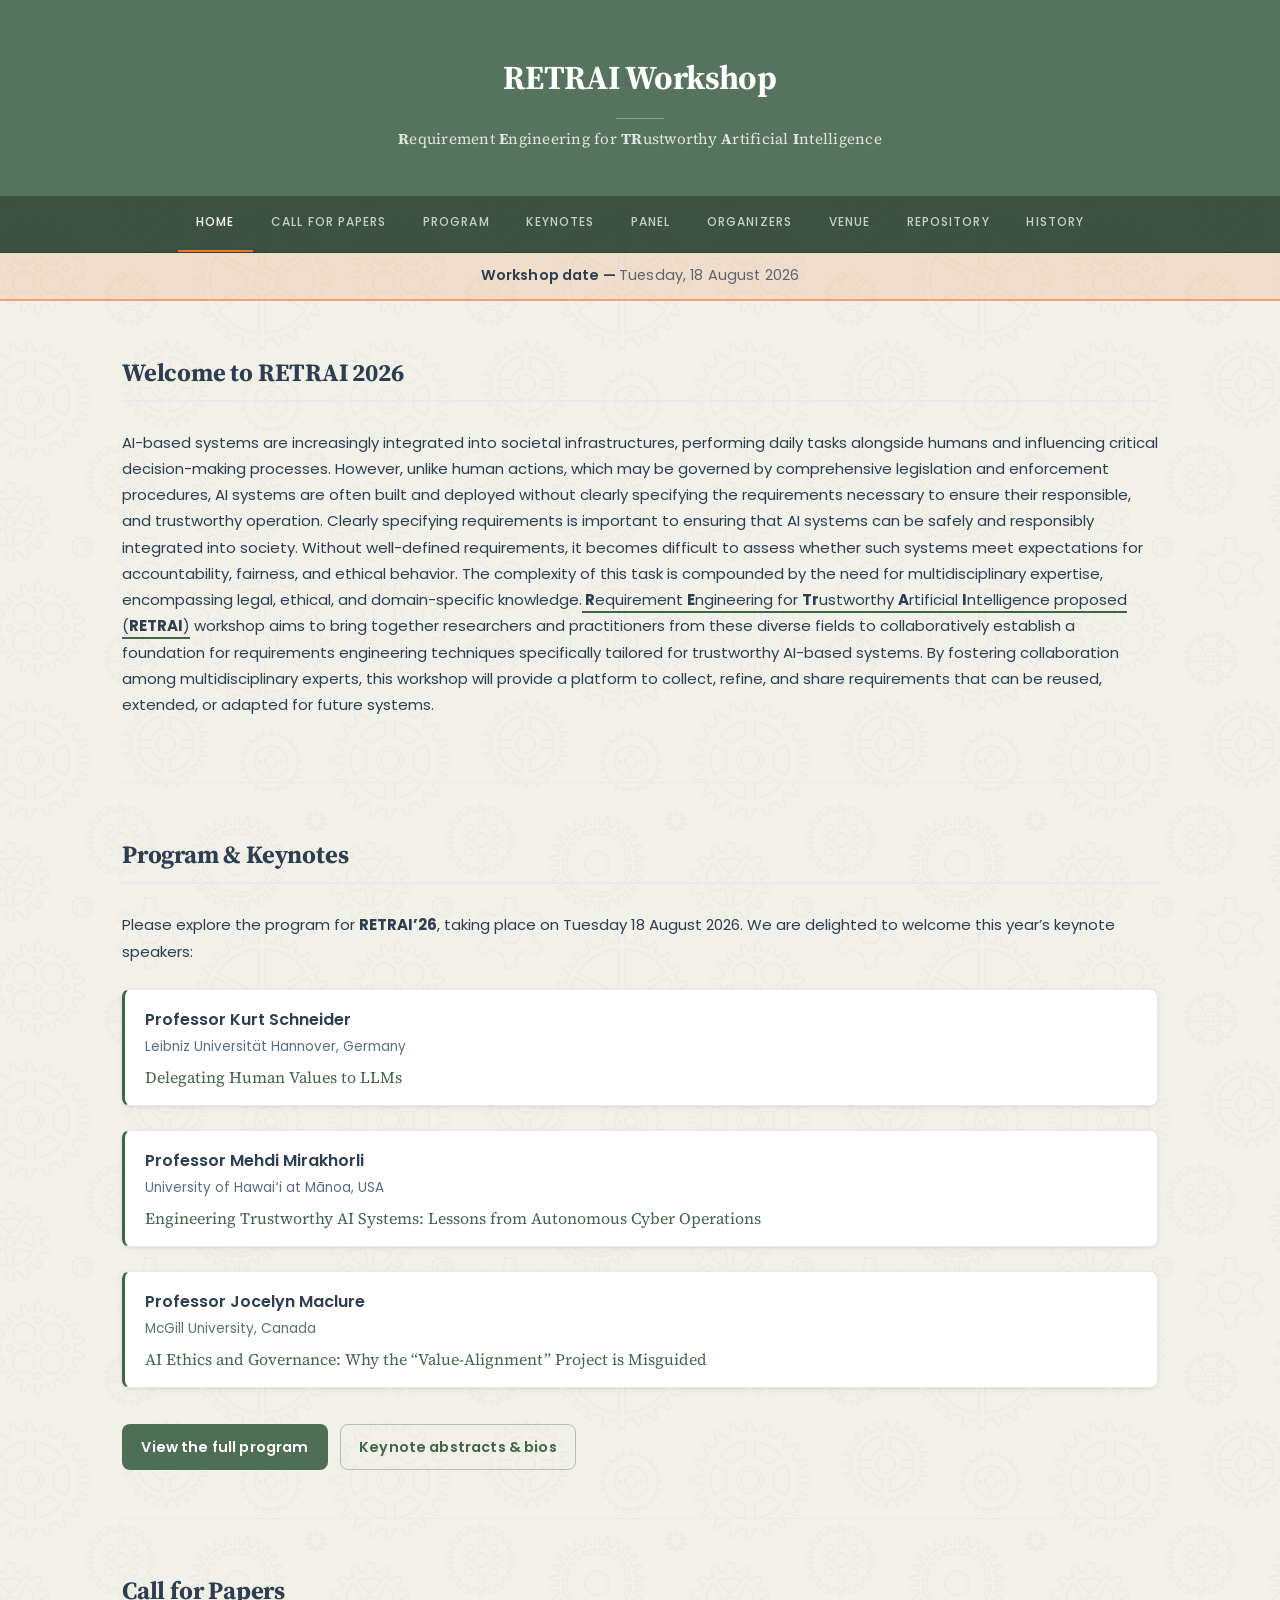
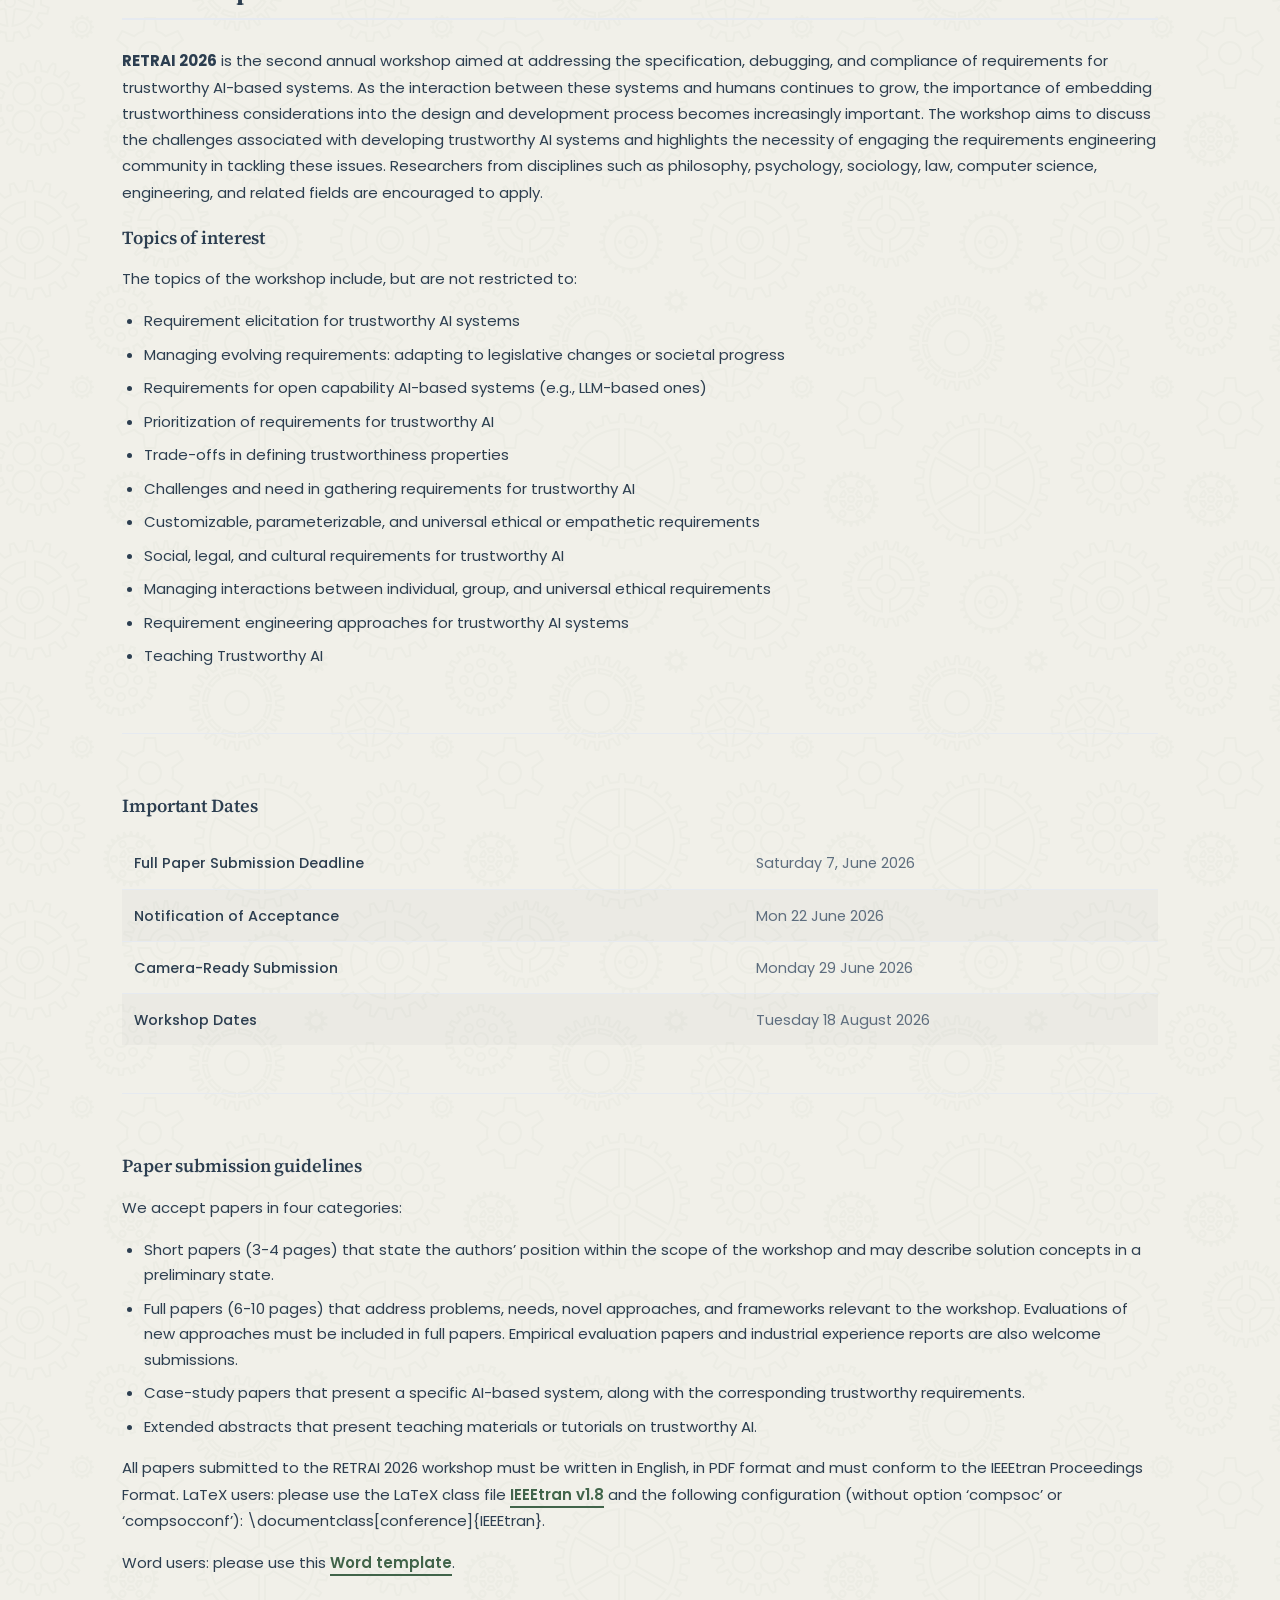
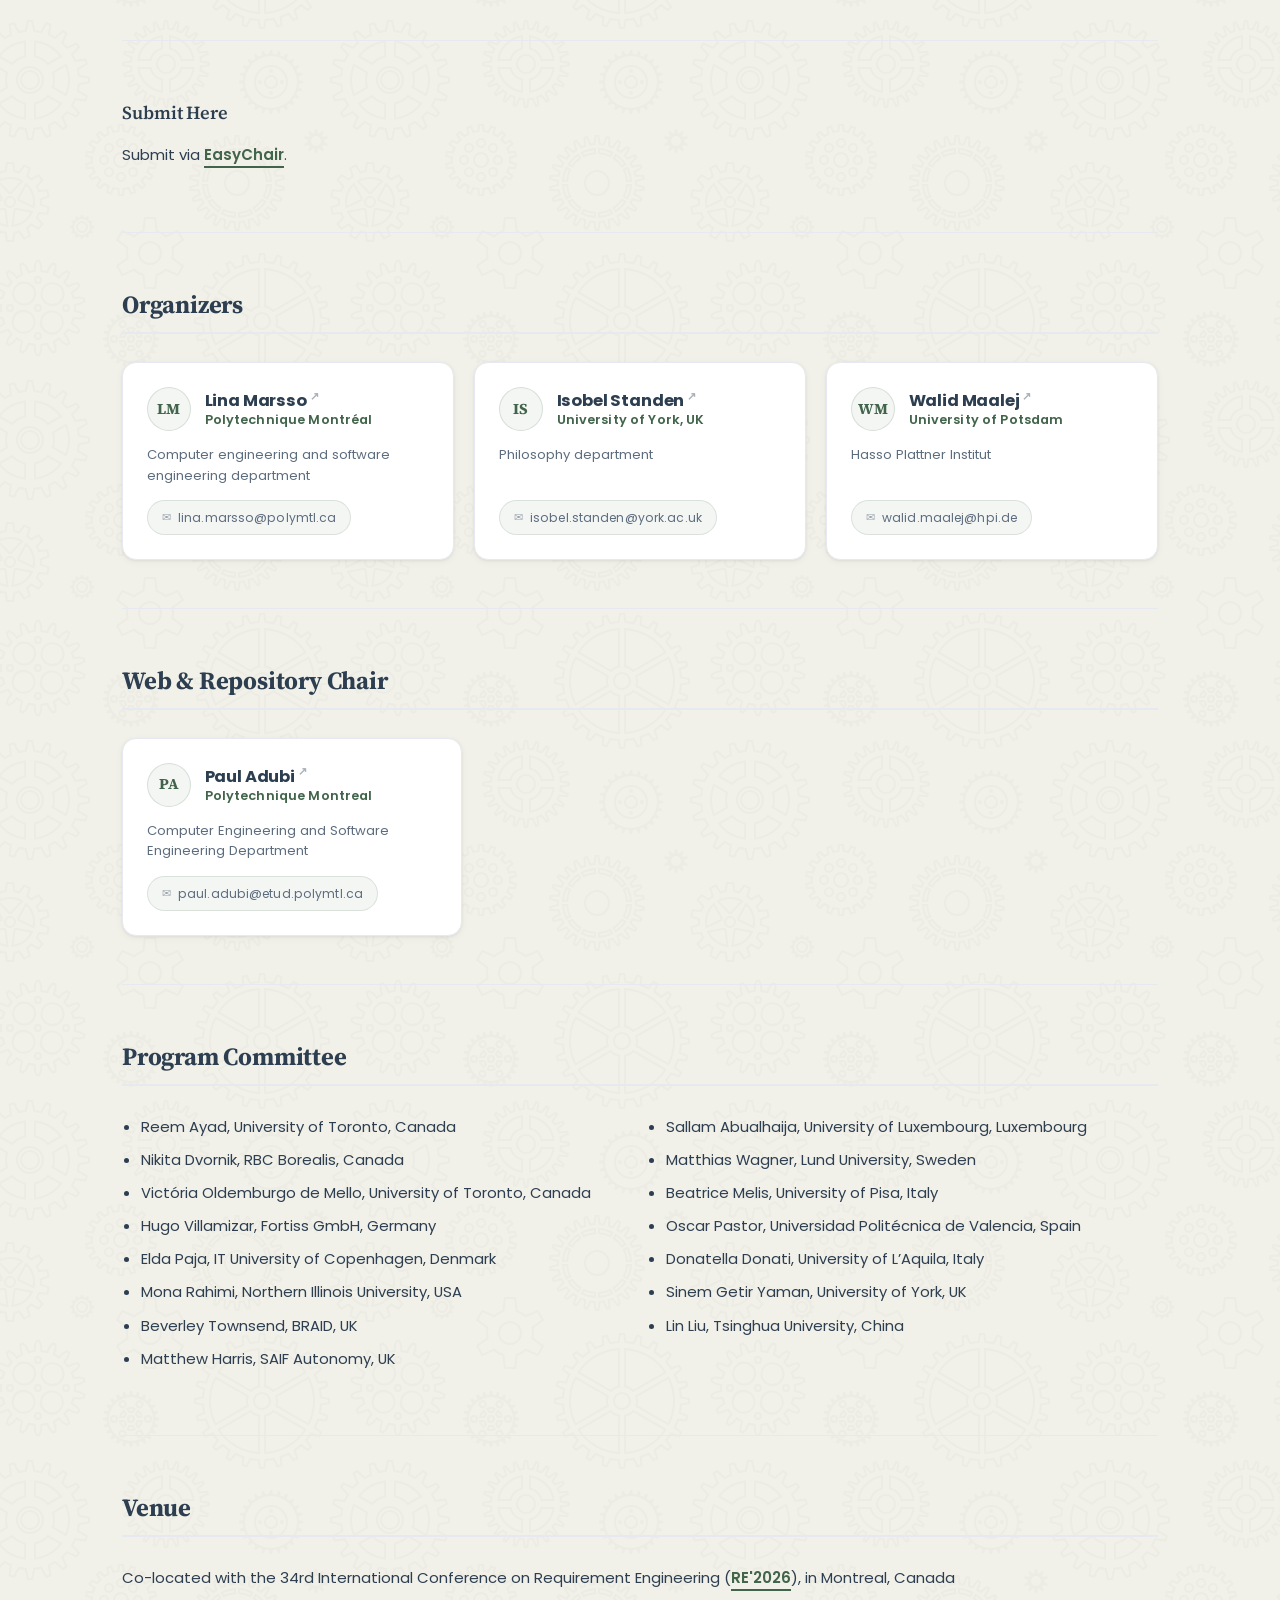
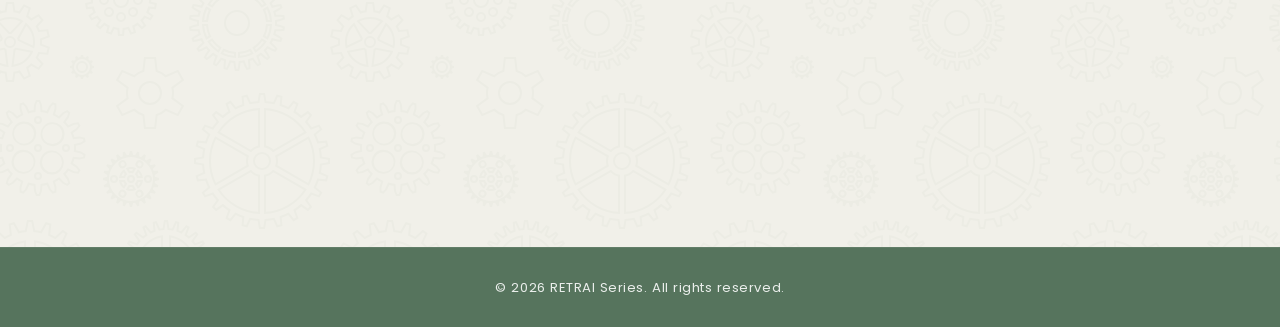
<file: index.html>
<!DOCTYPE html>
<html lang="en">
<head>
    <meta charset="UTF-8">
    <meta name="viewport" content="width=device-width, initial-scale=1.0">
    <title>RETRAI 2026</title>
    <link rel="stylesheet" href="styles.css?v=20260818">
</head>
<body class="page-home">
<div class="page-loader" id="page-loader" role="status" aria-live="polite" aria-label="Loading">
  <div class="loader-mark">RETRAI</div>
  <div class="spinner"></div>
  <div class="loader-sub">Loading</div>
</div>

    <header>
        <h1>RETRAI Workshop</h1>
        <h2><b>R</b>equirement <b>E</b>ngineering
for <b>TR</b>ustworthy <b>A</b>rtificial <b>I</b>ntelligence</h2>
    </header>
    <nav>
        <ul>
            <li><a href="#home" aria-current="page">Home</a></li>
            <li><a href="#call-for-papers">Call for Papers</a></li>
            <li><a href="program.html">Program</a></li>
            <li><a href="keynote.html">Keynotes</a></li>
            <li><a href="panel.html">Panel</a></li>
            <li><a href="#organizers">Organizers</a></li>
            <li><a href="#venue">Venue</a></li>
            <li><a href="repository.html">Repository</a></li>
            <li><a href="history.html">History</a></li>
        </ul>
    </nav>
    <div class="deadline-banner">
        Workshop date &mdash; <span>Tuesday, 18 August 2026</span>
    </div>
    <main>
        <section id="home">
            <h2>Welcome to RETRAI 2026</h2>
            <p>AI-based systems are increasingly integrated into societal infrastructures, performing daily tasks alongside humans and influencing critical decision-making processes. However, unlike human actions, which may be governed by comprehensive legislation and enforcement procedures, AI systems are often built and deployed without clearly specifying the requirements necessary to ensure their responsible, and trustworthy operation. Clearly specifying requirements is important to ensuring that AI systems can be safely and responsibly integrated into society. Without well-defined requirements, it becomes difficult to assess whether such systems meet expectations for accountability, fairness, and ethical behavior. The complexity of this task is compounded by the need for multidisciplinary expertise, encompassing legal, ethical, and domain-specific knowledge.<span style="border-bottom: 2px solid var(--brand); padding-bottom: 1px;"><b> R</b>equirement <b>E</b>ngineering for <b>Tr</b>ustworthy <b>A</b>rtificial <b>I</b>ntelligence proposed (<b>RETRAI</b>)</span> workshop aims to bring together researchers and practitioners from these diverse fields to collaboratively establish a foundation for requirements engineering techniques specifically tailored for trustworthy AI-based systems. By fostering collaboration among multidisciplinary experts, this workshop will provide a platform to collect, refine, and share requirements that can be reused, extended, or adapted for future systems.</p>
        </section>

        <section id="program-highlight">
            <h2>Program &amp; Keynotes</h2>
            <p>Please explore the program for <b>RETRAI&rsquo;26</b>, taking place on Tuesday 18 August 2026.
               We are delighted to welcome this year&rsquo;s keynote speakers:</p>
            <ul class="keynote-teasers">
                <li>
                    <div class="teaser-name">Professor Kurt Schneider</div>
                    <div class="teaser-affil">Leibniz Universität Hannover, Germany</div>
                    <div class="teaser-title">Delegating Human Values to LLMs</div>
                </li>
                <li>
                    <div class="teaser-name">Professor Mehdi Mirakhorli</div>
                    <div class="teaser-affil">University of Hawai&#699;i at M&#257;noa, USA</div>
                    <div class="teaser-title">Engineering Trustworthy AI Systems: Lessons from Autonomous Cyber Operations</div>
                </li>
                <li>
                    <div class="teaser-name">Professor Jocelyn Maclure</div>
                    <div class="teaser-affil">McGill University, Canada</div>
                    <div class="teaser-title">AI Ethics and Governance: Why the &ldquo;Value-Alignment&rdquo; Project is Misguided</div>
                </li>
            </ul>
            <div class="cta-row">
                <a class="cta" href="program.html">View the full program</a>
                <a class="cta cta-secondary" href="keynote.html">Keynote abstracts &amp; bios</a>
            </div>
        </section>

        <section id="call-for-papers">
			<h2>Call for Papers</h2>
			 <p><b>RETRAI 2026</b> is the second annual workshop aimed at addressing the specification, debugging, and compliance of requirements for trustworthy AI-based systems. As the interaction between these systems and humans continues to grow, the importance of embedding trustworthiness considerations into the design and development process becomes increasingly important. The workshop aims to discuss the challenges associated with developing trustworthy AI systems and highlights the necessity of engaging the requirements engineering community in tackling these issues. Researchers from disciplines such as philosophy, psychology, sociology, law, computer science, engineering, and related fields are encouraged to apply.
</p>
            <h3>Topics of interest</h2>
            <p>The topics of the workshop include, but are not restricted to:</p>
            <ul>
				<li> Requirement elicitation for trustworthy AI systems</li>
				<li> Managing evolving requirements: adapting to legislative changes or societal progress</li>
				<li> Requirements for open capability AI-based systems (e.g., LLM-based ones)</li>
				<li> Prioritization of requirements for trustworthy AI</li>
				<li> Trade-offs in defining trustworthiness properties</li>
				<li> Challenges and need in gathering requirements for trustworthy AI</li>
				<li> Customizable, parameterizable, and universal ethical or empathetic requirements</li>
				<li> Social, legal, and cultural requirements for trustworthy AI</li>
				<li> Managing interactions between individual, group, and universal ethical requirements</li>
				<li> Requirement engineering approaches for trustworthy AI systems</li>
				<li> Teaching Trustworthy AI</li>
            </ul>
        </section>
         <section id="dates">
            <h3>Important Dates</h3>
            <table>
				<tbody>
					<tr>
						<td>Full Paper Submission Deadline</td>
						<td>Saturday 7, June 2026</td>
					</tr>
					<tr>
						<td>Notification of Acceptance</td>
						<td>Mon 22 June 2026</td>
					</tr>
					<tr>
						<td>Camera-Ready Submission</td>
						<td>Monday 29 June 2026</td>
					</tr>
					<tr>
						<td>Workshop Dates</td>
						<td>Tuesday 18 August 2026</td>
					</tr>
				</tbody>
			</table>
        </section>

		
        <section id="guidelines">
			<h3>Paper submission guidelines</h3>
			<p> We accept papers in four categories:</p>
			<ul>
				<li>Short papers (3-4 pages) that state the authors’ position within the scope of the workshop and may describe solution concepts in a preliminary state.</li>
				<li>Full papers (6-10 pages) that address problems, needs, novel approaches, and frameworks relevant to the workshop. Evaluations of new approaches must be included in full papers. Empirical evaluation papers and industrial experience reports are also welcome submissions.</li>
				<li>Case-study papers that present a specific AI-based system, along with the corresponding trustworthy requirements.</li>
				<li>Extended abstracts that present teaching materials or tutorials on trustworthy AI.</li>
			</ul>
			
			
		<p>All papers submitted to the RETRAI 2026 workshop must be written in
English, in PDF format and must conform to the IEEEtran Proceedings Format. LaTeX users: please use the LaTeX class file <a href="https://www.ctan.org/tex-archive/macros/latex/contrib/IEEEtran/IEEEtran.cls">IEEEtran v1.8</a> and the following configuration (without option ‘compsoc’ or ‘compsocconf’): \documentclass[conference]{IEEEtran}. </p>

		<p>Word users: please use this <a href="template.docx">Word template</a>.</p>


        </section>
        
          <section id="dates">
            <h3>Submit Here</h3>
            <p>Submit via <a href="https://easychair.org/conferences/?conf=retrai26">EasyChair</a>.</p>
        </section>
        
        <section id="organizers">
            <h2>Organizers</h2>
            <div class="organizers-grid">
                <div class="organizer-card">
                    <div class="organizer-head">
                        <span class="organizer-avatar" aria-hidden="true">LM</span>
                        <div class="organizer-id">
                            <div class="organizer-name"><a href="https://lina.marsso.net/" target="_blank" rel="noopener">Lina Marsso<span class="ext-arrow">&#8599;</span></a></div>
                            <div class="organizer-inst">Polytechnique Montréal</div>
                        </div>
                    </div>
                    <div class="organizer-dept">Computer engineering and software engineering department</div>
                    <a href="mailto:lina.marsso@polymtl.ca" class="organizer-email">lina.marsso@polymtl.ca</a>
                </div>
                <div class="organizer-card">
                    <div class="organizer-head">
                        <span class="organizer-avatar" aria-hidden="true">IS</span>
                        <div class="organizer-id">
                            <div class="organizer-name"><a href="https://isobelstanden.github.io/" target="_blank" rel="noopener">Isobel Standen<span class="ext-arrow">&#8599;</span></a></div>
                            <div class="organizer-inst">University of York, UK</div>
                        </div>
                    </div>
                    <div class="organizer-dept">Philosophy department</div>
                    <a href="mailto:isobel.standen@york.ac.uk" class="organizer-email">isobel.standen@york.ac.uk</a>
                </div>
                <div class="organizer-card">
                    <div class="organizer-head">
                        <span class="organizer-avatar" aria-hidden="true">WM</span>
                        <div class="organizer-id">
                            <div class="organizer-name"><a href="https://maalejw.github.io/" target="_blank" rel="noopener">Walid Maalej<span class="ext-arrow">&#8599;</span></a></div>
                            <div class="organizer-inst">University of Potsdam</div>
                        </div>
                    </div>
                    <div class="organizer-dept">Hasso Plattner Institut</div>
                    <a href="mailto:walid.maalej@hpi.de" class="organizer-email">walid.maalej@hpi.de</a>
                </div>
            </div>
        </section>


        <section id="web-chair">
            <h2>Web &amp; Repository Chair</h2>
            <div class="solo-card-wrap">
                <div class="organizer-card">
                    <div class="organizer-head">
                        <span class="organizer-avatar" aria-hidden="true">PA</span>
                        <div class="organizer-id">
                            <div class="organizer-name"><a href="https://portfolio-ashen-six-49.vercel.app/" target="_blank" rel="noopener">Paul Adubi<span class="ext-arrow">&#8599;</span></a></div>
                            <div class="organizer-inst">Polytechnique Montreal</div>
                        </div>
                    </div>
                    <div class="organizer-dept">Computer Engineering and Software Engineering Department</div>
                    <a href="mailto:paul.adubi@etud.polymtl.ca" class="organizer-email">paul.adubi@etud.polymtl.ca</a>
                </div>
            </div>
        </section>
       <section id="PC">
            <h2>Program Committee</h2>
            <ul class="centered-list">
				<li>Reem Ayad, University of Toronto, Canada</li>
				<li>Nikita Dvornik, RBC Borealis, Canada</li>
				<li>Victória Oldemburgo de Mello, University of Toronto, Canada</li>
				<li>Hugo Villamizar, Fortiss GmbH, Germany</li>
				<li>Elda Paja, IT University of Copenhagen, Denmark</li>
				<li>Mona Rahimi, Northern Illinois University, USA</li>
				<li>Beverley Townsend, BRAID, UK</li>
				<li>Matthew Harris, SAIF Autonomy, UK</li>
				<li>Sallam Abualhaija, University of Luxembourg, Luxembourg</li>
				<li>Matthias Wagner, Lund University, Sweden</li>
				<li>Beatrice Melis, University of Pisa, Italy</li>
				<li>Oscar Pastor, Universidad Politécnica de Valencia, Spain</li>
				<li>Donatella Donati, University of L’Aquila, Italy</li>
                <li>Sinem Getir Yaman, University of York, UK</li>
				<li>Lin Liu, Tsinghua University, China</li>
            </ul>
            
    </section> 

        <section id="venue">
            <h2>Venue</h2>
            <p>Co-located with the 34rd International Conference on Requirement Engineering (<a href="https://conf.researchr.org/home/RE-2026">RE'2026</a>), in Montreal, Canada</p>
        </section>
    </main>
    <footer>
        <p>&copy; 2026 RETRAI Series. All rights reserved.</p>
    </footer>
<script src="assets/loader.js"></script>
</body>
</html>
</file>
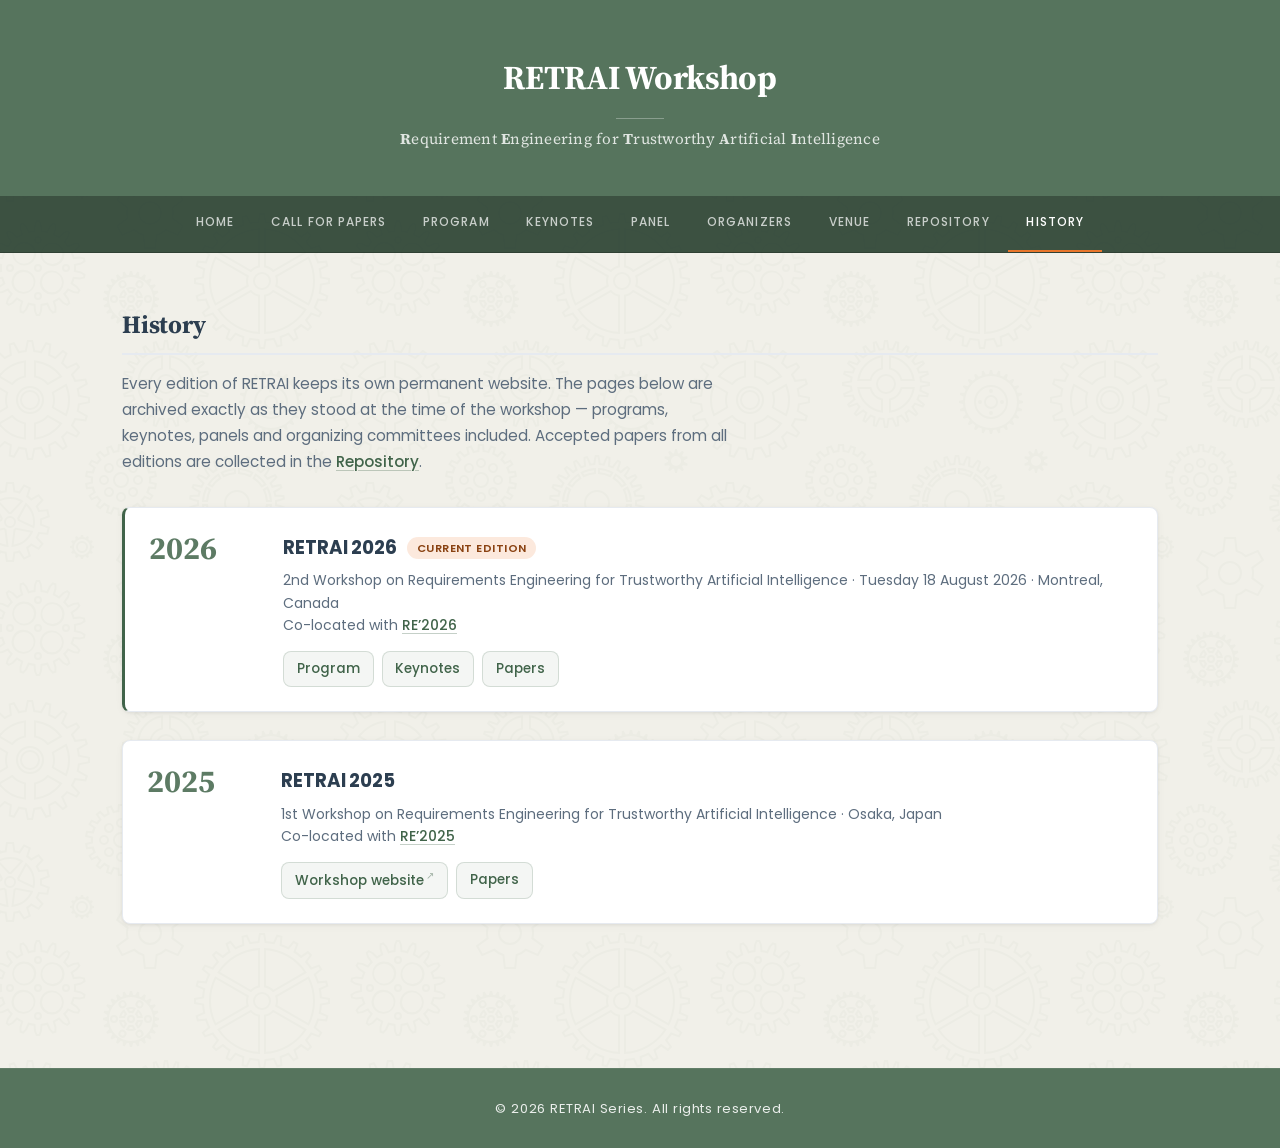
<file: history.html>
<!DOCTYPE html>
<html lang="en">
<head>
    <meta charset="UTF-8">
    <meta name="viewport" content="width=device-width, initial-scale=1.0">
    <title>History - RETRAI</title>
    <link rel="stylesheet" href="styles.css?v=20260818">
</head>
<body class="page-history">
<div class="page-loader" id="page-loader" role="status" aria-live="polite" aria-label="Loading">
  <div class="loader-mark">RETRAI</div>
  <div class="spinner"></div>
  <div class="loader-sub">Loading</div>
</div>

    <header>
        <h1>RETRAI Workshop</h1>
        <h2><b>R</b>equirement <b>E</b>ngineering for <b>T</b>rustworthy <b>A</b>rtificial <b>I</b>ntelligence</h2>
    </header>
    <nav>
        <ul>
            <li><a href="index.html">Home</a></li>
            <li><a href="index.html#call-for-papers">Call for Papers</a></li>
            <li><a href="program.html">Program</a></li>
            <li><a href="keynote.html">Keynotes</a></li>
            <li><a href="panel.html">Panel</a></li>
            <li><a href="index.html#organizers">Organizers</a></li>
            <li><a href="index.html#venue">Venue</a></li>
            <li><a href="repository.html">Repository</a></li>
            <li><a href="history.html" aria-current="page">History</a></li>
        </ul>
    </nav>
    <main>
        <section id="history">
            <h2>History</h2>
            <p class="section-lead">
                Every edition of RETRAI keeps its own permanent website. The pages below are archived exactly as they
                stood at the time of the workshop &mdash; programs, keynotes, panels and organizing committees included.
                Accepted papers from all editions are collected in the <a href="repository.html">Repository</a>.
            </p>

            <ol class="editions">
                <li class="edition edition-current">
                    <div class="edition-year">2026</div>
                    <div class="edition-body">
                        <div class="edition-name">
                            RETRAI 2026 <span class="edition-tag">Current edition</span>
                        </div>
                        <div class="edition-meta">
                            2nd Workshop on Requirements Engineering for Trustworthy Artificial Intelligence &middot;
                            Tuesday 18 August 2026 &middot; Montreal, Canada
                        </div>
                        <div class="edition-meta">
                            Co-located with <a href="https://conf.researchr.org/home/RE-2026">RE&rsquo;2026</a>
                        </div>
                        <div class="edition-links">
                            <a href="program.html">Program</a>
                            <a href="keynote.html">Keynotes</a>
                            <a href="repository.html#2026">Papers</a>
                        </div>
                    </div>
                </li>

                <li class="edition">
                    <div class="edition-year">2025</div>
                    <div class="edition-body">
                        <div class="edition-name">RETRAI 2025</div>
                        <div class="edition-meta">
                            1st Workshop on Requirements Engineering for Trustworthy Artificial Intelligence &middot;
                            Osaka, Japan
                        </div>
                        <div class="edition-meta">
                            Co-located with <a href="https://conf.researchr.org/home/RE-2025">RE&rsquo;2025</a>
                        </div>
                        <div class="edition-links">
                            <a href="https://retrai-workshop.github.io/retrai-25/">Workshop website<span class="ext-arrow">&#8599;</span></a>
                            <a href="repository.html#2025">Papers</a>
                        </div>
                    </div>
                </li>
            </ol>
        </section>
    </main>
    <footer>
        <p>&copy; 2026 RETRAI Series. All rights reserved.</p>
    </footer>
<script src="assets/loader.js"></script>
</body>
</html>
</file>
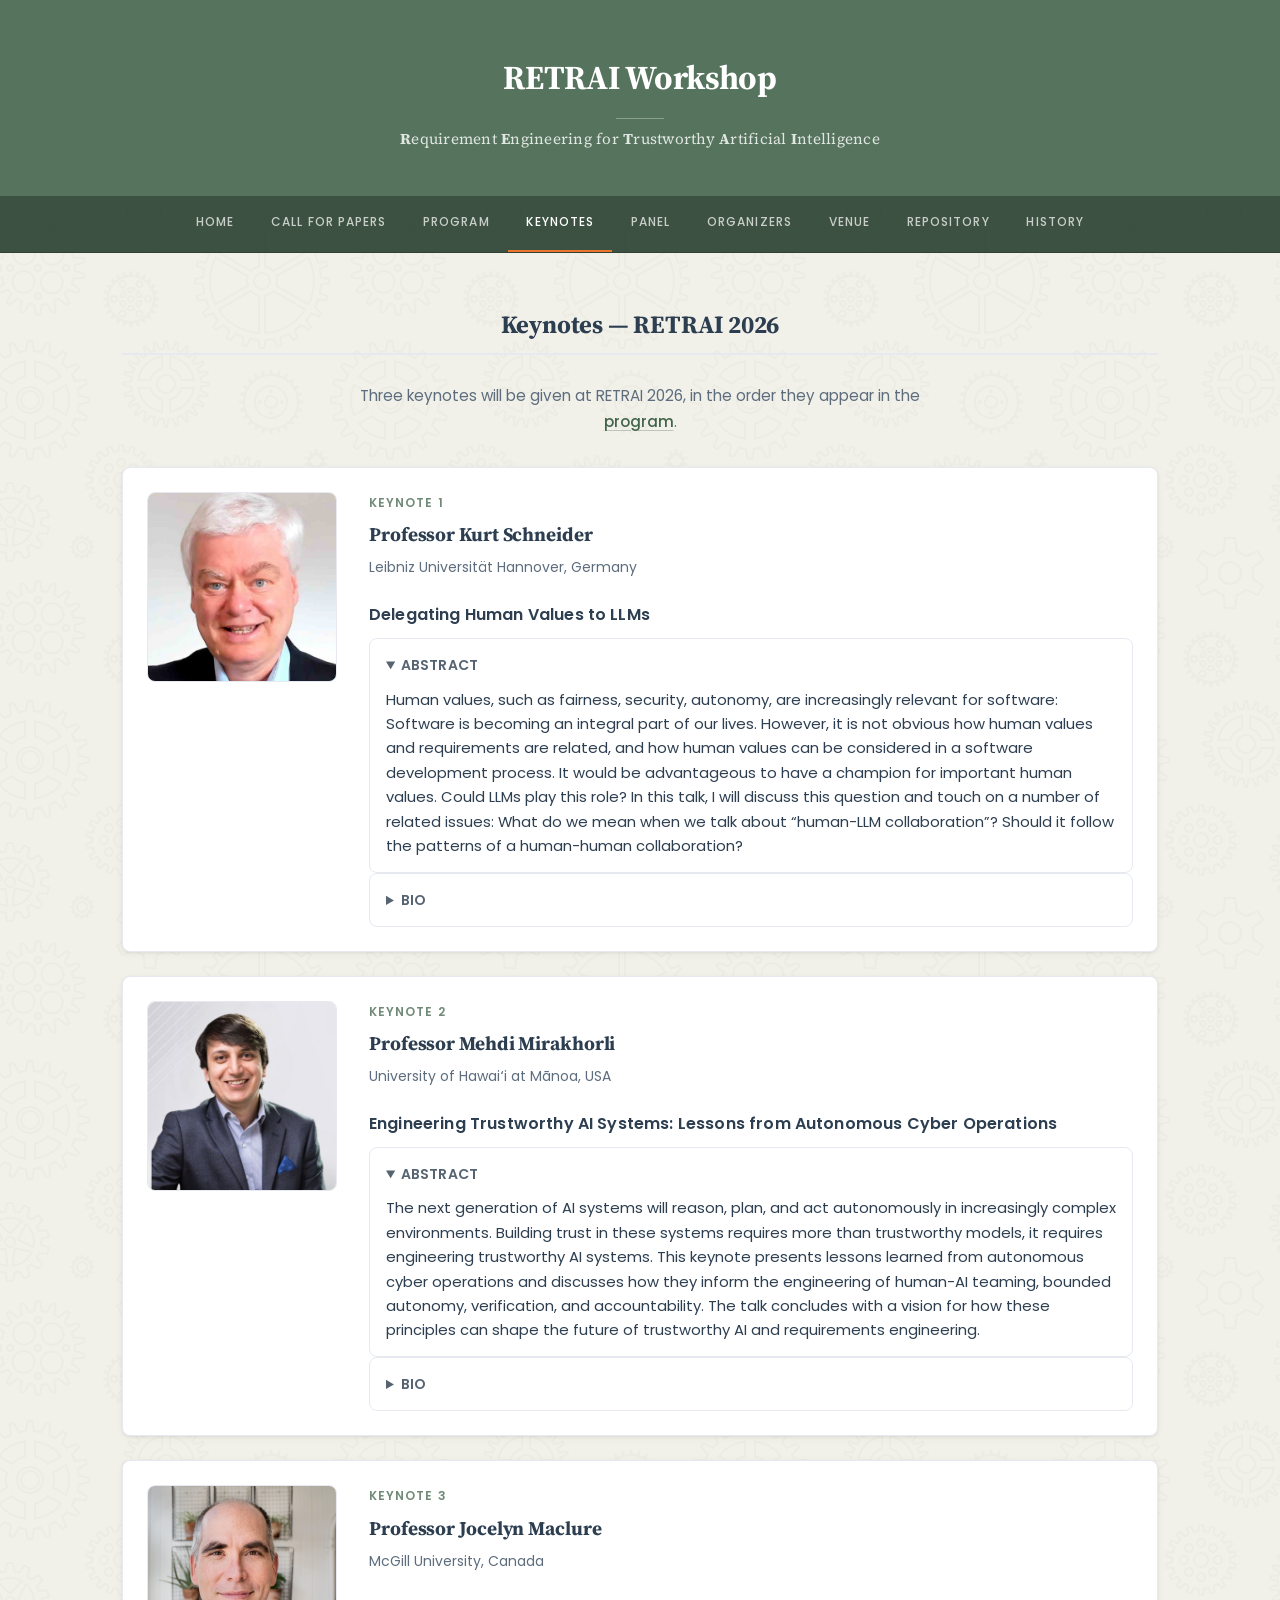
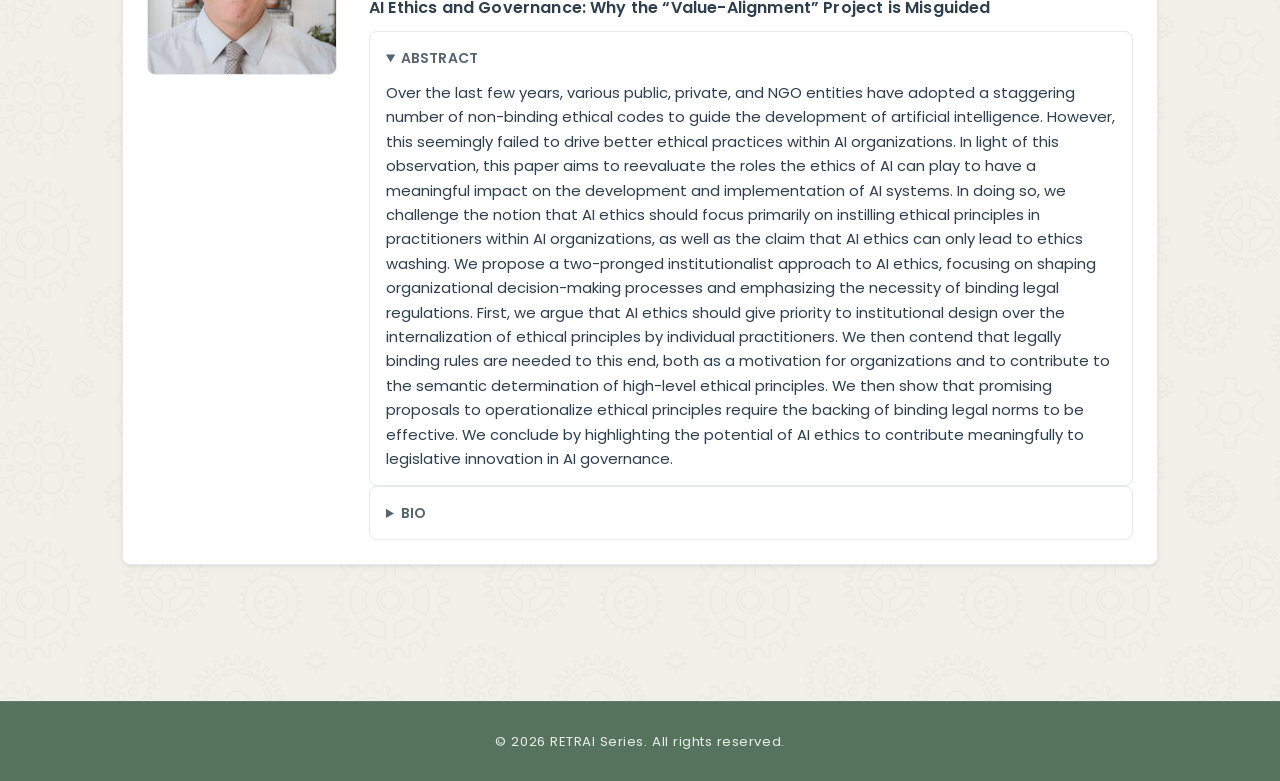
<file: keynote.html>
<!DOCTYPE html>
<html lang="en">
<head>
    <meta charset="UTF-8" />
    <meta name="viewport" content="width=device-width, initial-scale=1.0" />
    <title>Keynotes - RETRAI 2026</title>
    <link rel="stylesheet" href="styles.css?v=20260818">
</head>
<body class="page-keynotes">
<div class="page-loader" id="page-loader" role="status" aria-live="polite" aria-label="Loading">
  <div class="loader-mark">RETRAI</div>
  <div class="spinner"></div>
  <div class="loader-sub">Loading</div>
</div>

<header>
    <h1>RETRAI Workshop</h1>
    <h2><b>R</b>equirement <b>E</b>ngineering for <b>T</b>rustworthy <b>A</b>rtificial <b>I</b>ntelligence</h2>
</header>
<nav>
    <ul>
        <li><a href="index.html">Home</a></li>
        <li><a href="index.html#call-for-papers">Call for Papers</a></li>
        <li><a href="program.html">Program</a></li>
        <li><a href="keynote.html" aria-current="page">Keynotes</a></li>
        <li><a href="panel.html">Panel</a></li>
        <li><a href="index.html#organizers">Organizers</a></li>
        <li><a href="index.html#venue">Venue</a></li>
        <li><a href="repository.html">Repository</a></li>
        <li><a href="history.html">History</a></li>
    </ul>
</nav>
<main>
    <section id="program" aria-labelledby="keynotes-title">
        <h2 id="keynotes-title">Keynotes &mdash; RETRAI 2026</h2>
        <p class="section-lead">
            Three keynotes will be given at RETRAI 2026, in the order they appear in the
            <a href="program.html">program</a>.
        </p>
        <div class="keynotes-grid">

            <!-- Keynote 1 -->
            <article class="keynote-card" id="kurt-schneider" itemscope itemtype="https://schema.org/Event">
                <img class="photo" src="assets/images/kurt-schneider.png" alt="Portrait of Kurt Schneider" itemprop="image" />
                <div class="subgrid">
                    <div>
                        <div class="keynote-index">Keynote 1</div>
                        <h3 class="speaker-name" itemprop="performer" itemscope itemtype="https://schema.org/Person">
                            <span itemprop="name">Professor Kurt Schneider</span>
                        </h3>
                        <div class="speaker-affil">Leibniz Universität Hannover, Germany</div>
                    </div>
                    <div>
                        <div class="talk-title" itemprop="name">Delegating Human Values to LLMs</div>
                        <details open>
                            <summary>Abstract</summary>
                            <p class="abstract" itemprop="description">
                                Human values, such as fairness, security, autonomy, are increasingly relevant for software: Software is becoming an integral part of our lives. However, it is not obvious how human values and requirements are related, and how human values can be considered in a software development process. It would be advantageous to have a champion for important human values. Could LLMs play this role? In this talk, I will discuss this question and touch on a number of related issues: What do we mean when we talk about &ldquo;human-LLM collaboration&rdquo;? Should it follow the patterns of a human-human collaboration?
                            </p>
                        </details>
                        <details>
                            <summary>Bio</summary>
                            <p class="bio" itemprop="performer" itemscope itemtype="https://schema.org/Person">
                                <span itemprop="description">Kurt Schneider studied computer science in Erlangen and received a PhD in software engineering from Stuttgart University. He held a PostDoc position at the Center for LifeLong Learning and Design at the University of Colorado at Boulder, USA. In 1996, he joined the Daimler Research Center in Ulm as a researcher and manager. Since 2003, Kurt Schneider is a full professor of software engineering at Leibniz Universität Hannover, Germany. He specializes in the intersection of humans with technology, such as requirements engineering, software quality &ndash; and human values.</span>
                            </p>
                        </details>
                    </div>
                </div>
            </article>

            <!-- Keynote 2 -->
            <article class="keynote-card" id="mehdi-mirakhorli" itemscope itemtype="https://schema.org/Event">
                <img class="photo" src="assets/images/mehdi-mirakhorli.png" alt="Portrait of Mehdi Mirakhorli" itemprop="image" />
                <div class="subgrid">
                    <div>
                        <div class="keynote-index">Keynote 2</div>
                        <h3 class="speaker-name" itemprop="performer" itemscope itemtype="https://schema.org/Person">
                            <span itemprop="name">Professor Mehdi Mirakhorli</span>
                        </h3>
                        <div class="speaker-affil">University of Hawai&#699;i at M&#257;noa, USA</div>
                    </div>
                    <div>
                        <div class="talk-title" itemprop="name">Engineering Trustworthy AI Systems: Lessons from Autonomous Cyber Operations</div>
                        <details open>
                            <summary>Abstract</summary>
                            <p class="abstract" itemprop="description">
                                The next generation of AI systems will reason, plan, and act autonomously in increasingly complex environments. Building trust in these systems requires more than trustworthy models, it requires engineering trustworthy AI systems. This keynote presents lessons learned from autonomous cyber operations and discusses how they inform the engineering of human-AI teaming, bounded autonomy, verification, and accountability. The talk concludes with a vision for how these principles can shape the future of trustworthy AI and requirements engineering.
                            </p>
                        </details>
                        <details>
                            <summary>Bio</summary>
                            <p class="bio" itemprop="performer" itemscope itemtype="https://schema.org/Person">
                                <span itemprop="description">Mehdi Mirakhorli is a Professor of Computer Science at the University of Hawai&#699;i at M&#257;noa and the Founding Director of the M&#257;noa Indo-Pacific Cybersecurity Institute. His research focuses on trustworthy autonomous AI, offensive cybersecurity, software and systems engineering, and human-AI teaming in high-consequence environments. He has led projects of national importance for the U.S. Department of Homeland Security, the Cybersecurity and Infrastructure Security Agency, the Defense Advanced Research Projects Agency, the U.S. Air Force, the Office of Naval Research, the U.S. Department of Transportation, and the National Institutes of Health.</span>
                            </p>
                        </details>
                    </div>
                </div>
            </article>

            <!-- Keynote 3 -->
            <article class="keynote-card" id="jocelyn-maclure" itemscope itemtype="https://schema.org/Event">
                <img class="photo" src="assets/images/jocelyn-maclure.png" alt="Portrait of Jocelyn Maclure" itemprop="image" />
                <div class="subgrid">
                    <div>
                        <div class="keynote-index">Keynote 3</div>
                        <h3 class="speaker-name" itemprop="performer" itemscope itemtype="https://schema.org/Person">
                            <span itemprop="name">Professor Jocelyn Maclure</span>
                        </h3>
                        <div class="speaker-affil">McGill University, Canada</div>
                    </div>
                    <div>
                        <div class="talk-title" itemprop="name">AI Ethics and Governance: Why the &ldquo;Value-Alignment&rdquo; Project is Misguided</div>
                        <details open>
                            <summary>Abstract</summary>
                            <p class="abstract" itemprop="description">
                                Over the last few years, various public, private, and NGO entities have adopted a staggering number of non-binding ethical codes to guide the development of artificial intelligence. However, this seemingly failed to drive better ethical practices within AI organizations. In light of this observation, this paper aims to reevaluate the roles the ethics of AI can play to have a meaningful impact on the development and implementation of AI systems. In doing so, we challenge the notion that AI ethics should focus primarily on instilling ethical principles in practitioners within AI organizations, as well as the claim that AI ethics can only lead to ethics washing. We propose a two-pronged institutionalist approach to AI ethics, focusing on shaping organizational decision-making processes and emphasizing the necessity of binding legal regulations. First, we argue that AI ethics should give priority to institutional design over the internalization of ethical principles by individual practitioners. We then contend that legally binding rules are needed to this end, both as a motivation for organizations and to contribute to the semantic determination of high-level ethical principles. We then show that promising proposals to operationalize ethical principles require the backing of binding legal norms to be effective. We conclude by highlighting the potential of AI ethics to contribute meaningfully to legislative innovation in AI governance.
                            </p>
                        </details>
                        <details>
                            <summary>Bio</summary>
                            <p class="bio" itemprop="performer" itemscope itemtype="https://schema.org/Person">
                                <span itemprop="description">Jocelyn Maclure is full professor of philosophy and Jarislowsky Chair in Human Nature and Technology at McGill University. His current work spans across speculative and practical questions paused by progress in AI research and development. His recent publications appeared in journals such as Minds &amp; Machines, AI &amp; Ethics, AI &amp; Society and Digital Society. As a public philosopher, he chaired the Ethics in Science and Technology Commission of the Quebec Government from 2017 to 2024, and contributed to initiatives such as the Montreal Declaration for the Responsible Development of AI and the UNESCO AI Ethics Recommendation. In 2023, he was Mercator Visiting Professor for AI in the Human Context at the University of Bonn.</span>
                            </p>
                        </details>
                    </div>
                </div>
            </article>

        </div>
    </section>
</main>
<footer>
    <p>&copy; 2026 RETRAI Series. All rights reserved.</p>
</footer>
<script src="assets/loader.js"></script>
</body>
</html>
</file>
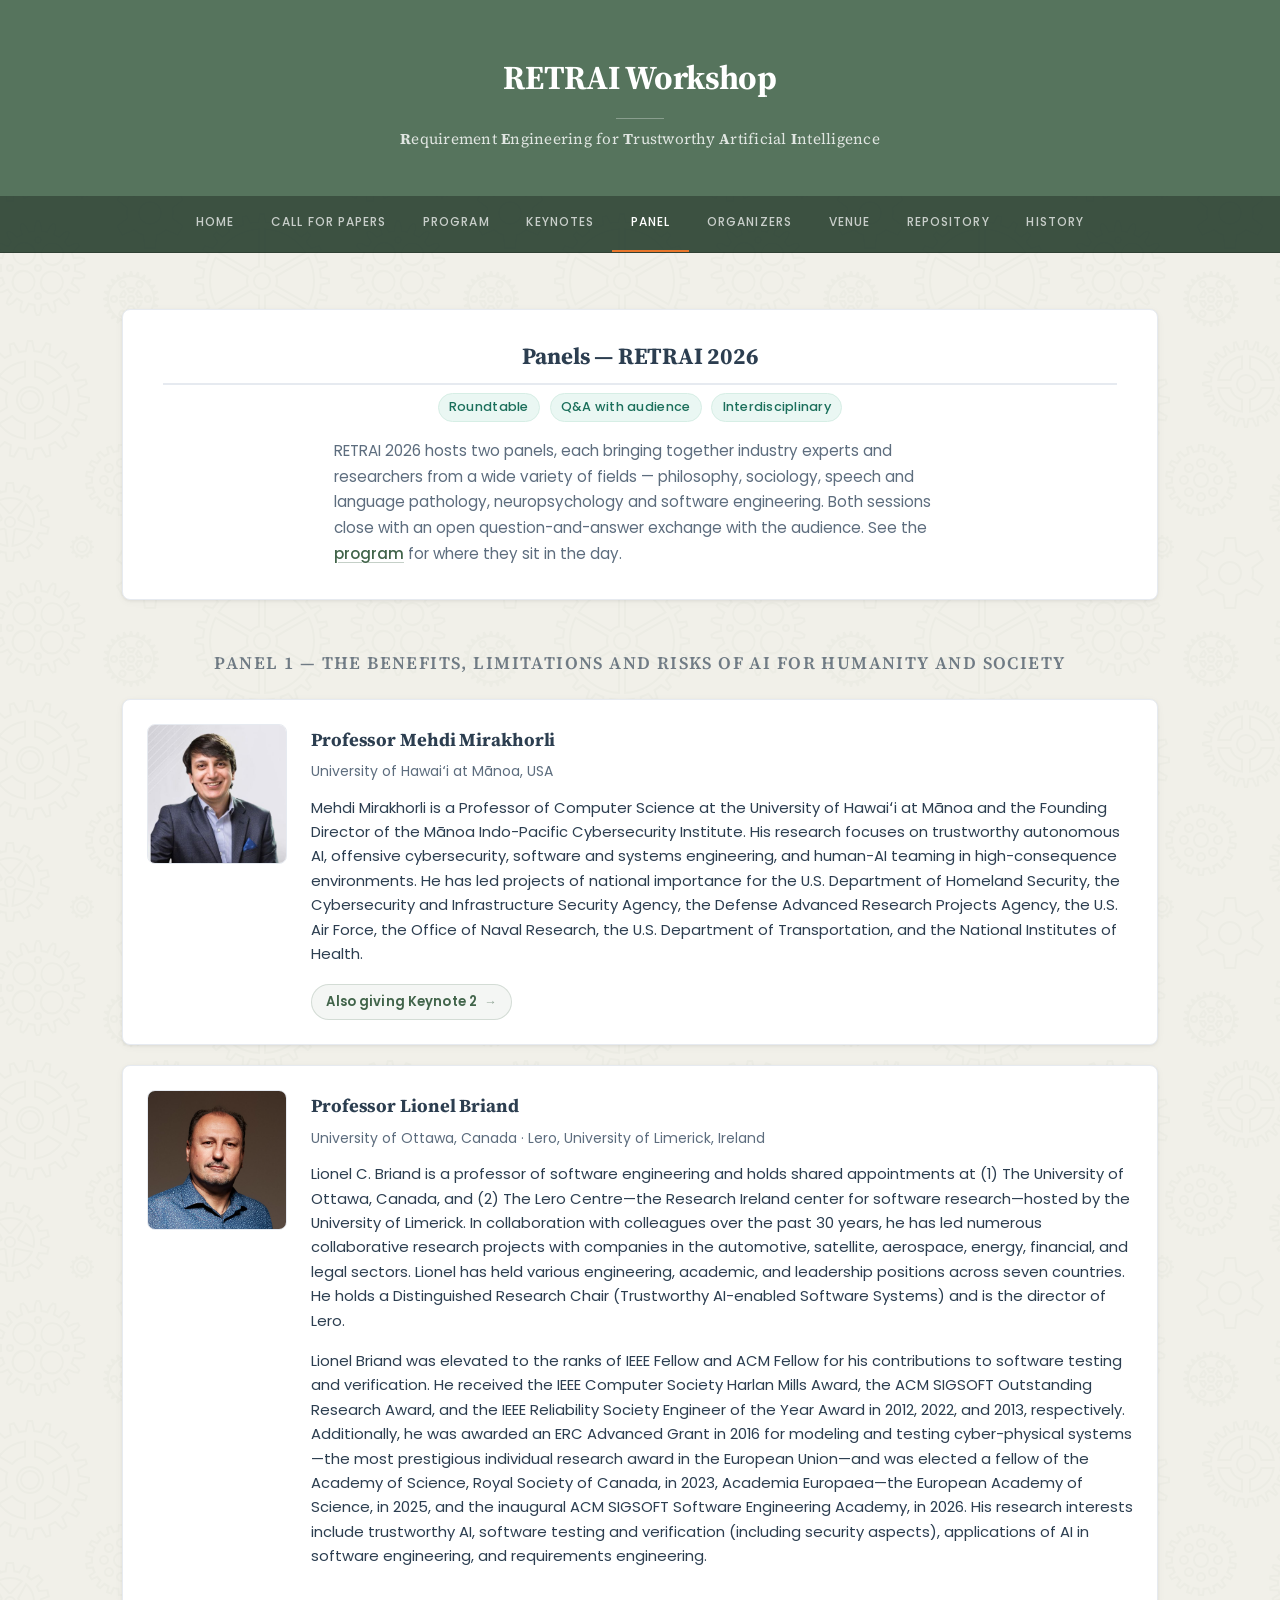
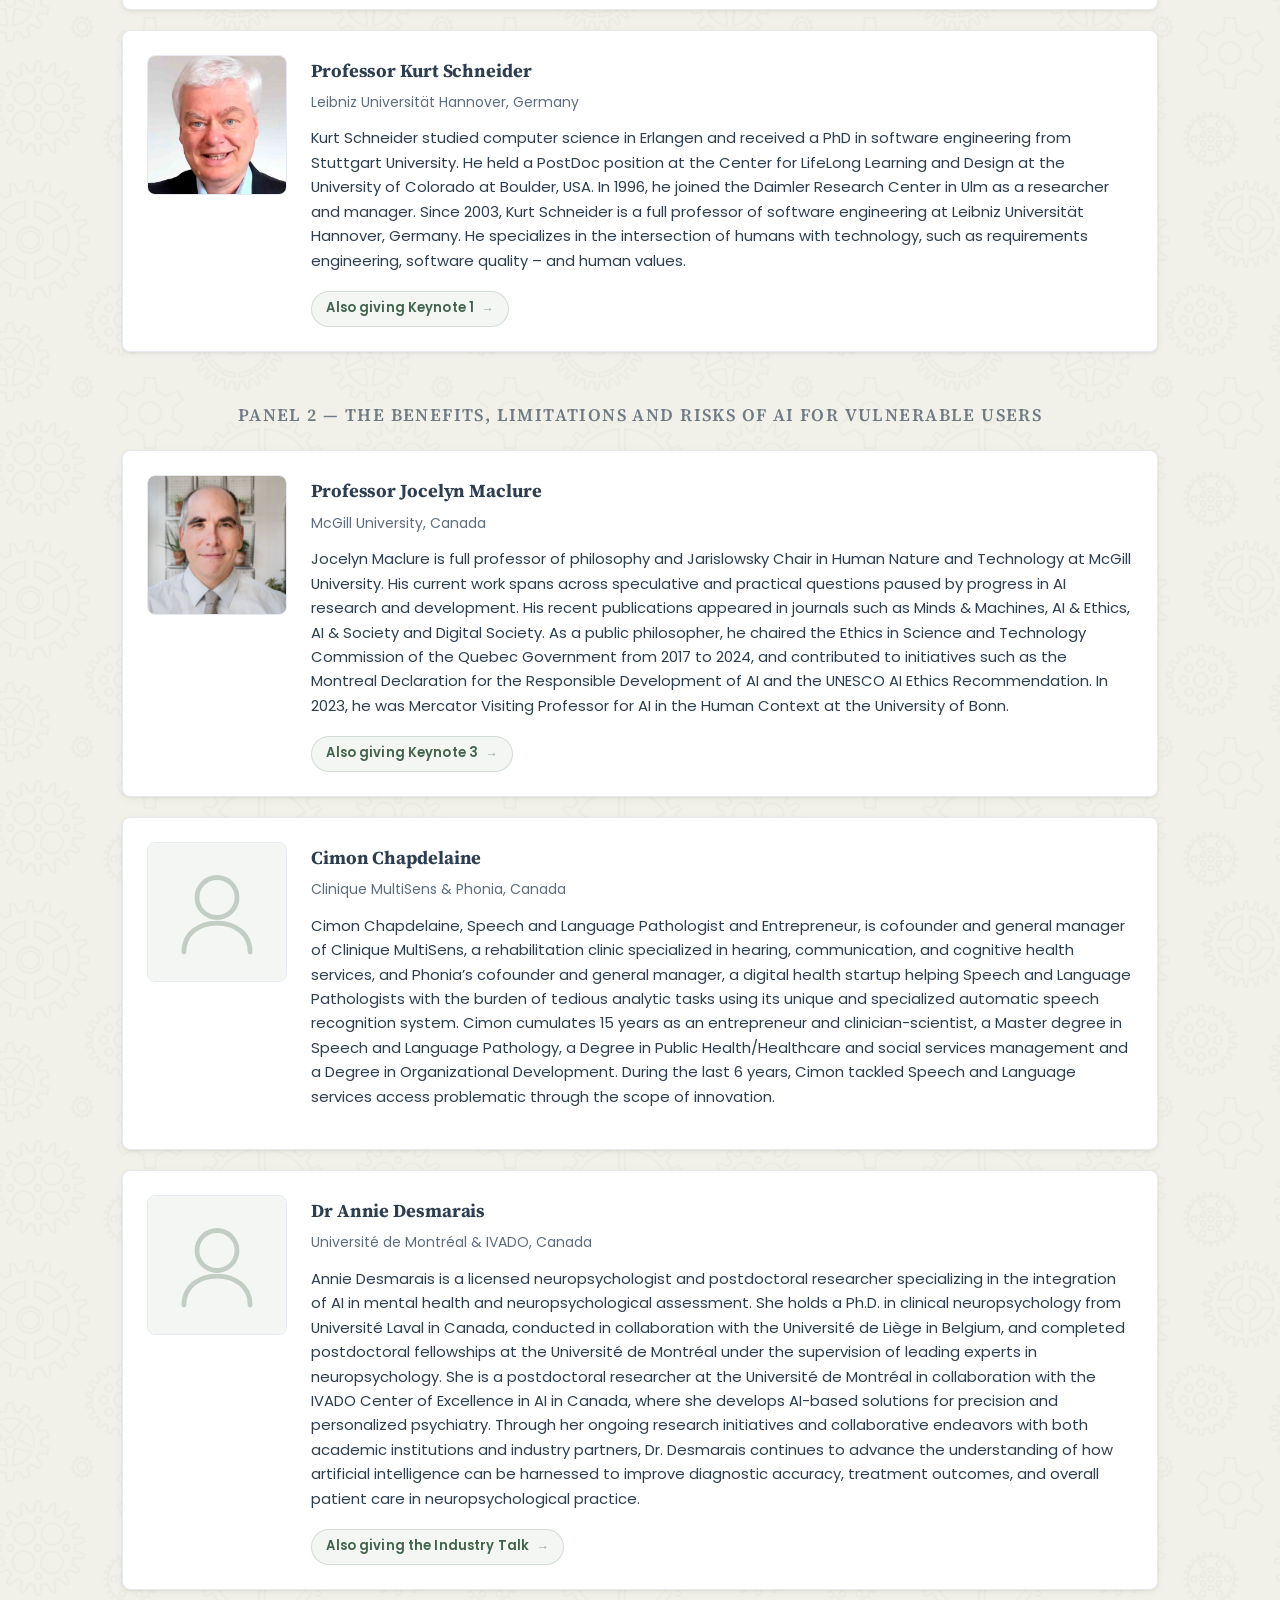
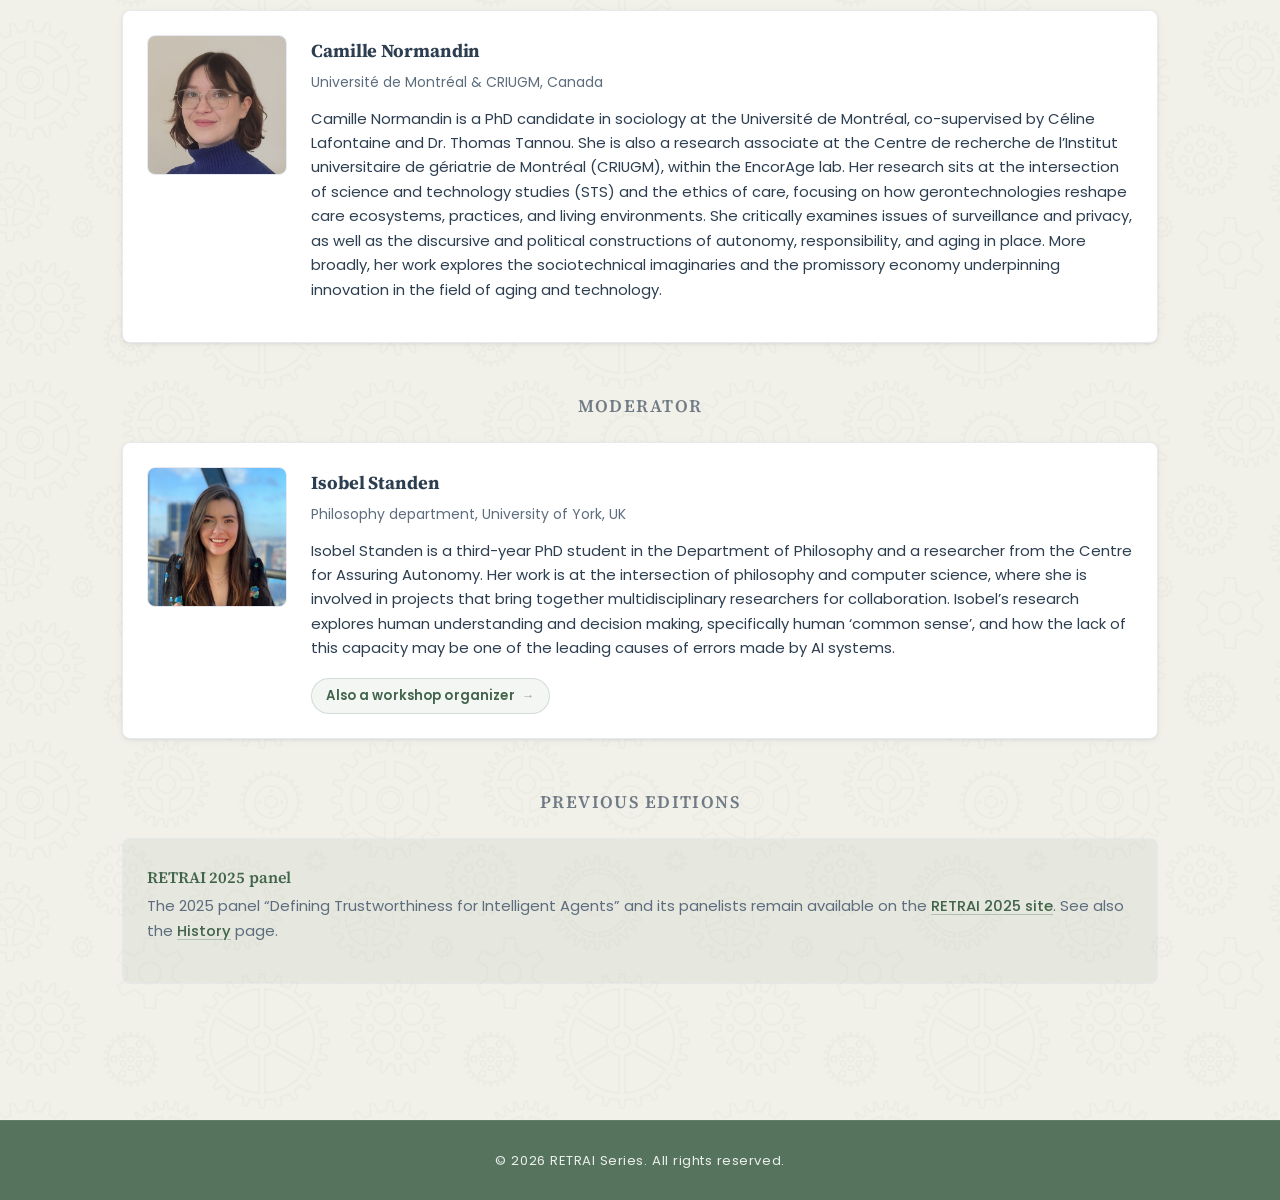
<file: panel.html>
<!DOCTYPE html>
<html lang="en">
<head>
  <meta charset="UTF-8" />
  <meta name="viewport" content="width=device-width, initial-scale=1.0" />
  <title>Panels - RETRAI 2026</title>
  <link rel="stylesheet" href="styles.css?v=20260818">
</head>
<body class="page-panel">
<div class="page-loader" id="page-loader" role="status" aria-live="polite" aria-label="Loading">
  <div class="loader-mark">RETRAI</div>
  <div class="spinner"></div>
  <div class="loader-sub">Loading</div>
</div>

  <header>
    <h1>RETRAI Workshop</h1>
    <h2><b>R</b>equirement <b>E</b>ngineering for <b>T</b>rustworthy <b>A</b>rtificial <b>I</b>ntelligence</h2>
  </header>

  <nav aria-label="Primary">
    <ul>
      <li><a href="index.html">Home</a></li>
      <li><a href="index.html#call-for-papers">Call for Papers</a></li>
      <li><a href="program.html">Program</a></li>
      <li><a href="keynote.html">Keynotes</a></li>
      <li><a href="panel.html" aria-current="page">Panel</a></li>
      <li><a href="index.html#organizers">Organizers</a></li>
      <li><a href="index.html#venue">Venue</a></li>
      <li><a href="repository.html">Repository</a></li>
      <li><a href="history.html">History</a></li>
    </ul>
  </nav>

  <main>
    <section class="panel-intro" aria-labelledby="panels-title">
      <h2 id="panels-title">Panels &mdash; RETRAI 2026</h2>
      <div class="panel-meta" role="list">
        <span class="pill" role="listitem">Roundtable</span>
        <span class="pill" role="listitem">Q&amp;A with audience</span>
        <span class="pill" role="listitem">Interdisciplinary</span>
      </div>
      <p class="panel-desc">
        RETRAI 2026 hosts two panels, each bringing together industry experts and researchers from a wide variety of
        fields &mdash; philosophy, sociology, speech and language pathology, neuropsychology and software engineering.
        Both sessions close with an open question-and-answer exchange with the audience. See the
        <a href="program.html">program</a> for where they sit in the day.
      </p>
    </section>

    <!-- Panel 1 -->
    <section class="panelists" aria-labelledby="panel-1-title">
      <h3 id="panel-1-title">Panel 1 &mdash; The Benefits, Limitations and Risks of AI for Humanity and Society</h3>
      <div class="grid">

        <!-- Bio and photo reused from the Keynotes page; keep both copies in sync. -->
        <article class="card" id="mehdi-mirakhorli" itemscope itemtype="https://schema.org/Person">
          <img class="photo" src="assets/images/mehdi-mirakhorli.png" alt="Portrait of Mehdi Mirakhorli" itemprop="image" />
          <div>
            <h4 class="name" itemprop="name">Professor Mehdi Mirakhorli</h4>
            <div class="affil" itemprop="affiliation">University of Hawai&#699;i at M&#257;noa, USA</div>
            <p class="bio" itemprop="description">
              Mehdi Mirakhorli is a Professor of Computer Science at the University of Hawai&#699;i at M&#257;noa and the Founding Director of the M&#257;noa Indo-Pacific Cybersecurity Institute. His research focuses on trustworthy autonomous AI, offensive cybersecurity, software and systems engineering, and human-AI teaming in high-consequence environments. He has led projects of national importance for the U.S. Department of Homeland Security, the Cybersecurity and Infrastructure Security Agency, the Defense Advanced Research Projects Agency, the U.S. Air Force, the Office of Naval Research, the U.S. Department of Transportation, and the National Institutes of Health.
            </p>
            <div class="card-note"><a href="keynote.html#mehdi-mirakhorli">Also giving Keynote 2</a></div>
          </div>
        </article>

        <article class="card" id="lionel-briand" itemscope itemtype="https://schema.org/Person">
          <img class="photo" src="assets/images/lionel-briand.png" alt="Portrait of Lionel Briand" itemprop="image" />
          <div>
            <h4 class="name" itemprop="name">Professor Lionel Briand</h4>
            <div class="affil" itemprop="affiliation">University of Ottawa, Canada &middot; Lero, University of Limerick, Ireland</div>
            <p class="bio" itemprop="description">
              Lionel C. Briand is a professor of software engineering and holds shared appointments at (1) The University of Ottawa, Canada, and (2) The Lero Centre&mdash;the Research Ireland center for software research&mdash;hosted by the University of Limerick. In collaboration with colleagues over the past 30 years, he has led numerous collaborative research projects with companies in the automotive, satellite, aerospace, energy, financial, and legal sectors. Lionel has held various engineering, academic, and leadership positions across seven countries. He holds a Distinguished Research Chair (Trustworthy AI-enabled Software Systems) and is the director of Lero.
            </p>
            <p class="bio" itemprop="description">
              Lionel Briand was elevated to the ranks of IEEE Fellow and ACM Fellow for his contributions to software testing and verification. He received the IEEE Computer Society Harlan Mills Award, the ACM SIGSOFT Outstanding Research Award, and the IEEE Reliability Society Engineer of the Year Award in 2012, 2022, and 2013, respectively. Additionally, he was awarded an ERC Advanced Grant in 2016 for modeling and testing cyber-physical systems&mdash;the most prestigious individual research award in the European Union&mdash;and was elected a fellow of the Academy of Science, Royal Society of Canada, in 2023, Academia Europaea&mdash;the European Academy of Science, in 2025, and the inaugural ACM SIGSOFT Software Engineering Academy, in 2026. His research interests include trustworthy AI, software testing and verification (including security aspects), applications of AI in software engineering, and requirements engineering.
            </p>
          </div>
        </article>

        <!-- Bio and photo reused from the Keynotes page; keep both copies in sync. -->
        <article class="card" id="kurt-schneider" itemscope itemtype="https://schema.org/Person">
          <img class="photo" src="assets/images/kurt-schneider.png" alt="Portrait of Kurt Schneider" itemprop="image" />
          <div>
            <h4 class="name" itemprop="name">Professor Kurt Schneider</h4>
            <div class="affil" itemprop="affiliation">Leibniz Universität Hannover, Germany</div>
            <p class="bio" itemprop="description">
              Kurt Schneider studied computer science in Erlangen and received a PhD in software engineering from Stuttgart University. He held a PostDoc position at the Center for LifeLong Learning and Design at the University of Colorado at Boulder, USA. In 1996, he joined the Daimler Research Center in Ulm as a researcher and manager. Since 2003, Kurt Schneider is a full professor of software engineering at Leibniz Universität Hannover, Germany. He specializes in the intersection of humans with technology, such as requirements engineering, software quality &ndash; and human values.
            </p>
            <div class="card-note"><a href="keynote.html#kurt-schneider">Also giving Keynote 1</a></div>
          </div>
        </article>

      </div>
    </section>

    <!-- Panel 2 -->
    <section class="panelists" aria-labelledby="panel-2-title">
      <h3 id="panel-2-title">Panel 2 &mdash; The Benefits, Limitations and Risks of AI for Vulnerable Users</h3>
      <div class="grid">

        <!-- Bio and photo reused from the Keynotes page; keep both copies in sync. -->
        <article class="card" id="jocelyn-maclure" itemscope itemtype="https://schema.org/Person">
          <img class="photo" src="assets/images/jocelyn-maclure.png" alt="Portrait of Jocelyn Maclure" itemprop="image" />
          <div>
            <h4 class="name" itemprop="name">Professor Jocelyn Maclure</h4>
            <div class="affil" itemprop="affiliation">McGill University, Canada</div>
            <p class="bio" itemprop="description">
              Jocelyn Maclure is full professor of philosophy and Jarislowsky Chair in Human Nature and Technology at McGill University. His current work spans across speculative and practical questions paused by progress in AI research and development. His recent publications appeared in journals such as Minds &amp; Machines, AI &amp; Ethics, AI &amp; Society and Digital Society. As a public philosopher, he chaired the Ethics in Science and Technology Commission of the Quebec Government from 2017 to 2024, and contributed to initiatives such as the Montreal Declaration for the Responsible Development of AI and the UNESCO AI Ethics Recommendation. In 2023, he was Mercator Visiting Professor for AI in the Human Context at the University of Bonn.
            </p>
            <div class="card-note"><a href="keynote.html#jocelyn-maclure">Also giving Keynote 3</a></div>
          </div>
        </article>

        <article class="card" id="cimon-chapdelaine" itemscope itemtype="https://schema.org/Person">
          <img class="photo" src="assets/images/speaker-placeholder.svg" alt="Portrait of Cimon Chapdelaine" itemprop="image" />
          <div>
            <h4 class="name" itemprop="name">Cimon Chapdelaine</h4>
            <div class="affil" itemprop="affiliation">Clinique MultiSens &amp; Phonia, Canada</div>
            <p class="bio" itemprop="description">
              Cimon Chapdelaine, Speech and Language Pathologist and Entrepreneur, is cofounder and general manager of Clinique MultiSens, a rehabilitation clinic specialized in hearing, communication, and cognitive health services, and Phonia&rsquo;s cofounder and general manager, a digital health startup helping Speech and Language Pathologists with the burden of tedious analytic tasks using its unique and specialized automatic speech recognition system. Cimon cumulates 15 years as an entrepreneur and clinician-scientist, a Master degree in Speech and Language Pathology, a Degree in Public Health/Healthcare and social services management and a Degree in Organizational Development. During the last 6 years, Cimon tackled Speech and Language services access problematic through the scope of innovation.
            </p>
          </div>
        </article>

        <!-- Placeholder bio supplied by the organizers; a fuller one may follow. -->
        <article class="card" id="annie-desmarais" itemscope itemtype="https://schema.org/Person">
          <img class="photo" src="assets/images/speaker-placeholder.svg" alt="Portrait of Annie Desmarais" itemprop="image" />
          <div>
            <h4 class="name" itemprop="name">Dr Annie Desmarais</h4>
            <div class="affil" itemprop="affiliation">Université de Montréal &amp; IVADO, Canada</div>
            <p class="bio" itemprop="description">
              Annie Desmarais is a licensed neuropsychologist and postdoctoral researcher specializing in the integration of AI in mental health and neuropsychological assessment. She holds a Ph.D. in clinical neuropsychology from Université Laval in Canada, conducted in collaboration with the Université de Liège in Belgium, and completed postdoctoral fellowships at the Université de Montréal under the supervision of leading experts in neuropsychology. She is a postdoctoral researcher at the Université de Montréal in collaboration with the IVADO Center of Excellence in AI in Canada, where she develops AI-based solutions for precision and personalized psychiatry. Through her ongoing research initiatives and collaborative endeavors with both academic institutions and industry partners, Dr. Desmarais continues to advance the understanding of how artificial intelligence can be harnessed to improve diagnostic accuracy, treatment outcomes, and overall patient care in neuropsychological practice.
            </p>
            <div class="card-note"><a href="program.html#industry-talk">Also giving the Industry Talk</a></div>
          </div>
        </article>

        <!-- Placeholder bio supplied by the organizers; a fuller one may follow. -->
        <article class="card" id="camille-normandin" itemscope itemtype="https://schema.org/Person">
          <img class="photo" src="assets/images/camille-normandin.png" alt="Portrait of Camille Normandin" itemprop="image" />
          <div>
            <h4 class="name" itemprop="name">Camille Normandin</h4>
            <div class="affil" itemprop="affiliation">Université de Montréal &amp; CRIUGM, Canada</div>
            <p class="bio" itemprop="description">
              Camille Normandin is a PhD candidate in sociology at the Université de Montréal, co-supervised by Céline Lafontaine and Dr. Thomas Tannou. She is also a research associate at the Centre de recherche de l&rsquo;Institut universitaire de gériatrie de Montréal (CRIUGM), within the EncorAge lab. Her research sits at the intersection of science and technology studies (STS) and the ethics of care, focusing on how gerontechnologies reshape care ecosystems, practices, and living environments. She critically examines issues of surveillance and privacy, as well as the discursive and political constructions of autonomy, responsibility, and aging in place. More broadly, her work explores the sociotechnical imaginaries and the promissory economy underpinning innovation in the field of aging and technology.
            </p>
          </div>
        </article>

      </div>
    </section>

    <!-- Moderator -->
    <section class="panelists" aria-labelledby="moderator-title">
      <h3 id="moderator-title">Moderator</h3>
      <div class="grid">
        <article class="card" id="isobel-standen" itemscope itemtype="https://schema.org/Person">
          <img class="photo" src="assets/images/isobel-standen.jpg" alt="Portrait of Isobel Standen" itemprop="image" />
          <div>
            <h4 class="name" itemprop="name">Isobel Standen</h4>
            <div class="affil" itemprop="affiliation">Philosophy department, University of York, UK</div>
            <p class="bio" itemprop="description">
              Isobel Standen is a third-year PhD student in the Department of Philosophy and a researcher from the Centre for Assuring Autonomy. Her work is at the intersection of philosophy and computer science, where she is involved in projects that bring together multidisciplinary researchers for collaboration. Isobel&rsquo;s research explores human understanding and decision making, specifically human &lsquo;common sense&rsquo;, and how the lack of this capacity may be one of the leading causes of errors made by AI systems.
            </p>
            <div class="card-note"><a href="index.html#organizers">Also a workshop organizer</a></div>
          </div>
        </article>
      </div>
    </section>

    <section class="panelists" aria-labelledby="archive-title">
      <h3 id="archive-title">Previous editions</h3>
      <div class="grid">
        <article class="card card-tba">
          <div>
            <h4 class="name">RETRAI 2025 panel</h4>
            <p class="bio">
              The 2025 panel &ldquo;Defining Trustworthiness for Intelligent Agents&rdquo; and its panelists remain available on the
              <a href="https://retrai-workshop.github.io/retrai-25/">RETRAI 2025 site</a>. See also the
              <a href="history.html">History</a> page.
            </p>
          </div>
        </article>
      </div>
    </section>
  </main>

  <footer>
    <p>&copy; 2026 RETRAI Series. All rights reserved.</p>
  </footer>
<script src="assets/loader.js"></script>
</body>
</html>
</file>
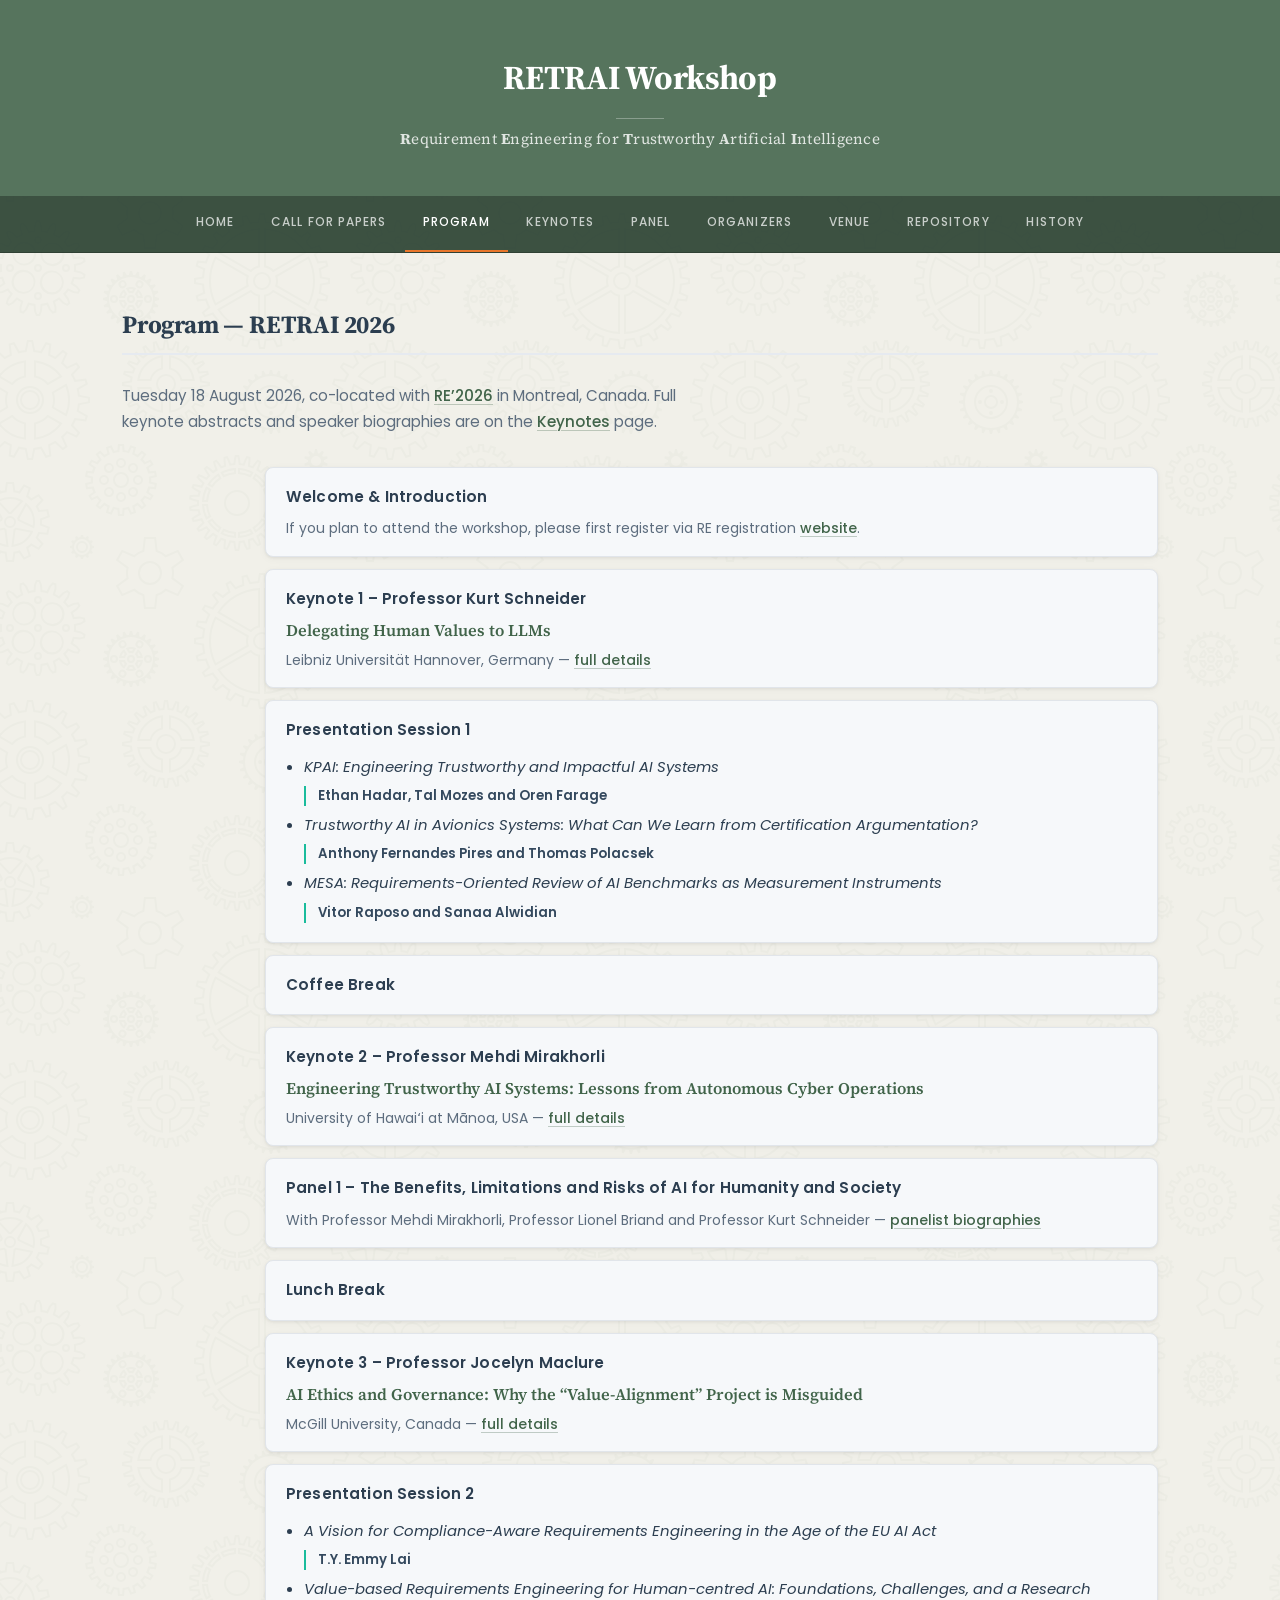
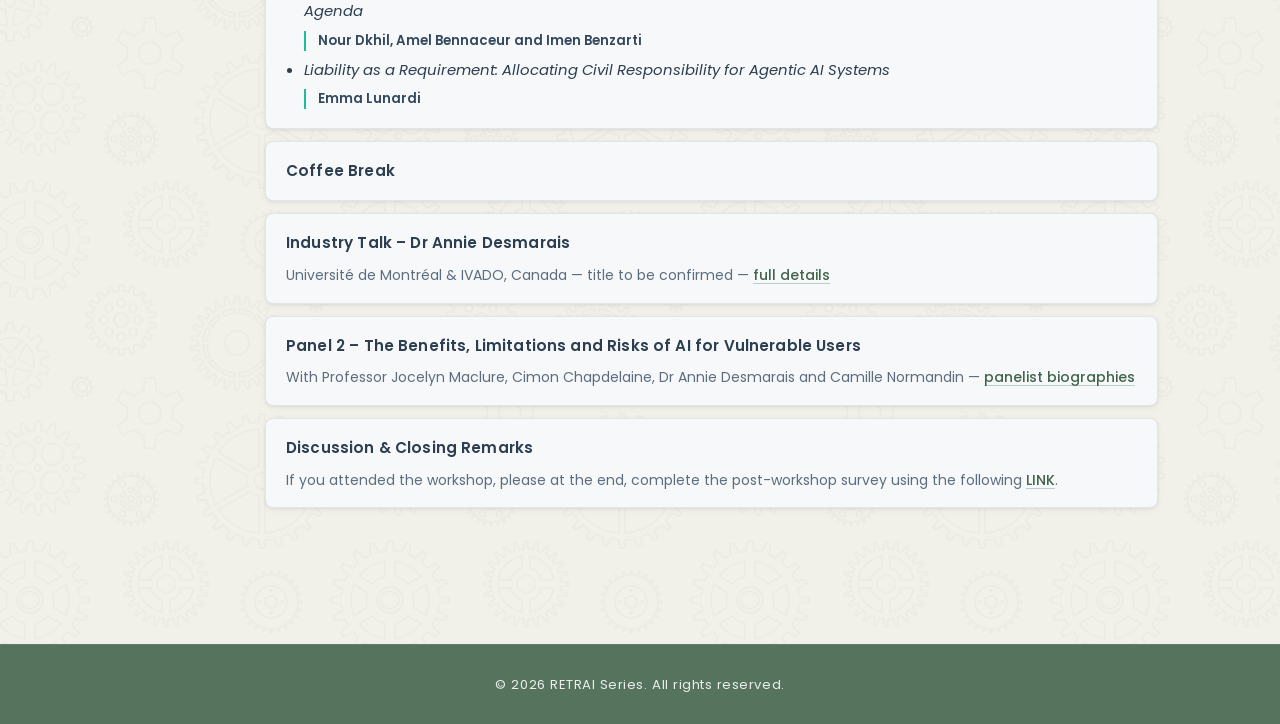
<file: program.html>
<!DOCTYPE html>
<html lang="en">
<head>
    <meta charset="UTF-8">
    <meta name="viewport" content="width=device-width, initial-scale=1.0">
    <title>Program - RETRAI 2026</title>
    <link rel="stylesheet" href="styles.css?v=20260818">
</head>
<body class="page-program">
<div class="page-loader" id="page-loader" role="status" aria-live="polite" aria-label="Loading">
  <div class="loader-mark">RETRAI</div>
  <div class="spinner"></div>
  <div class="loader-sub">Loading</div>
</div>

    <header>
        <h1>RETRAI Workshop</h1>
        <h2><b>R</b>equirement <b>E</b>ngineering for <b>T</b>rustworthy <b>A</b>rtificial <b>I</b>ntelligence</h2>
    </header>
    <nav>
        <ul>
            <li><a href="index.html">Home</a></li>
            <li><a href="index.html#call-for-papers">Call for Papers</a></li>
            <li><a href="program.html" aria-current="page">Program</a></li>
            <li><a href="keynote.html">Keynotes</a></li>
            <li><a href="panel.html">Panel</a></li>
            <li><a href="index.html#organizers">Organizers</a></li>
            <li><a href="index.html#venue">Venue</a></li>
            <li><a href="repository.html">Repository</a></li>
            <li><a href="history.html">History</a></li>
        </ul>
    </nav>
    <main>
        <section id="program">
            <h2>Program &mdash; RETRAI 2026</h2>
            <p class="section-lead">
                Tuesday 18 August 2026, co-located with <a href="https://conf.researchr.org/home/RE-2026">RE&rsquo;2026</a> in Montreal, Canada.
                Full keynote abstracts and speaker biographies are on the <a href="keynote.html">Keynotes</a> page.
            </p>

            <div class="schedule" aria-label="Workshop schedule">
                <!-- Welcome -->
                <div class="slot-time"></div>
                <div class="slot-detail">
                    <div class="block-title">Welcome &amp; Introduction  </div>
                    <div class="note">If you plan to attend the workshop, please first register via RE registration <a href="https://conf.researchr.org/attending/RE-2026/registration">website</a>.</div>
                </div>

                <!-- Keynote 1 -->
                <div class="slot-time"></div>
                <div class="slot-detail">
                    <div class="block-title">Keynote 1 – Professor Kurt Schneider </div>
                    <div class="talk">Delegating Human Values to LLMs</div>
                    <div class="note">Leibniz Universität Hannover, Germany — <a href="keynote.html#kurt-schneider">full details</a></div>
                </div>

                <!-- Presentation Session 1 -->
                <div class="slot-time"></div>
                <div class="slot-detail">
                    <div class="block-title">Presentation Session 1</div>
                    <ul class="papers">
                        <li><em>KPAI: Engineering Trustworthy and Impactful AI Systems</em></li>
                        <div class="authors">
                            <div class="author"><strong>Ethan Hadar, Tal Mozes and Oren Farage</strong></div>
                        </div>

                        <li><em>Trustworthy AI in Avionics Systems: What Can We Learn from Certification Argumentation?</em></li>
                        <div class="authors">
                            <div class="author"><strong>Anthony Fernandes Pires and Thomas Polacsek</strong></div>
                        </div>

                        <li><em>MESA: Requirements-Oriented Review of AI Benchmarks as Measurement Instruments</em></li>
                        <div class="authors">
                            <div class="author"><strong>Vitor Raposo and Sanaa Alwidian</strong></div>
                        </div>
                    </ul>
                </div>

                <!-- Coffee 1 -->
                <div class="slot-time"></div>
                <div class="slot-detail">
                    <div class="block-title">Coffee Break  </div>
                </div>

                <!-- Keynote 2 -->
                <div class="slot-time"></div>
                <div class="slot-detail">
                    <div class="block-title">Keynote 2 – Professor Mehdi Mirakhorli </div>
                    <div class="talk">Engineering Trustworthy AI Systems: Lessons from Autonomous Cyber Operations</div>
                    <div class="note">University of Hawai&#699;i at M&#257;noa, USA — <a href="keynote.html#mehdi-mirakhorli">full details</a></div>
                </div>

                <!-- Panel 1 -->
                <div class="slot-time"></div>
                <div class="slot-detail">
                    <div class="block-title">Panel 1 – The Benefits, Limitations and Risks of AI for Humanity and Society </div>
                    <div class="note">
                        With Professor Mehdi Mirakhorli, Professor Lionel Briand and Professor Kurt Schneider &mdash;
                        <a href="panel.html#panel-1-title">panelist biographies</a>
                    </div>
                </div>

                <!-- Lunch -->
                <div class="slot-time"></div>
                <div class="slot-detail">
                    <div class="block-title">Lunch Break  </div>
                </div>

                <!-- Keynote 3 -->
                <div class="slot-time"></div>
                <div class="slot-detail">
                    <div class="block-title">Keynote 3 – Professor Jocelyn Maclure </div>
                    <div class="talk">AI Ethics and Governance: Why the &ldquo;Value-Alignment&rdquo; Project is Misguided</div>
                    <div class="note">McGill University, Canada — <a href="keynote.html#jocelyn-maclure">full details</a></div>
                </div>

                <!-- Presentation Session 2 -->
                <div class="slot-time"></div>
                <div class="slot-detail">
                    <div class="block-title">Presentation Session 2 </div>
                    <ul class="papers">
                        <li><em>A Vision for Compliance-Aware Requirements Engineering in the Age of the EU AI Act</em></li>
                        <div class="authors">
                            <div class="author"><strong>T.Y. Emmy Lai</strong></div>
                        </div>

                        <li><em>Value-based Requirements Engineering for Human-centred AI: Foundations, Challenges, and a Research Agenda</em></li>
                        <div class="authors">
                            <div class="author"><strong>Nour Dkhil, Amel Bennaceur and Imen Benzarti</strong></div>
                        </div>

                        <li><em>Liability as a Requirement: Allocating Civil Responsibility for Agentic AI Systems</em></li>
                        <div class="authors">
                            <div class="author"><strong>Emma Lunardi</strong></div>
                        </div>
                    </ul>
                </div>

                <!-- Coffee 2 -->
                <div class="slot-time"></div>
                <div class="slot-detail">
                    <div class="block-title">Coffee Break</div>
                </div>

                <!-- Industry Talk -->
                <div class="slot-time"></div>
                <div class="slot-detail" id="industry-talk">
                    <div class="block-title">Industry Talk – Dr Annie Desmarais </div>
                    <div class="note">
                        Université de Montréal &amp; IVADO, Canada — title to be confirmed —
                        <a href="panel.html#annie-desmarais">full details</a>
                    </div>
                </div>

                <!-- Panel 2 -->
                <div class="slot-time"></div>
                <div class="slot-detail">
                    <div class="block-title">Panel 2 – The Benefits, Limitations and Risks of AI for Vulnerable Users</div>
                    <div class="note">
                        With Professor Jocelyn Maclure, Cimon Chapdelaine, Dr Annie Desmarais and Camille Normandin &mdash;
                        <a href="panel.html#panel-2-title">panelist biographies</a>
                    </div>
                </div>

                <!-- Closing -->
                <div class="slot-time"></div>
                <div class="slot-detail">
                    <div class="block-title">Discussion &amp; Closing Remarks</div>
                    <div class="note">If you attended the workshop, please at the end, complete the post-workshop survey using the following <a href="https://docs.google.com/forms/d/e/1FAIpQLSf7SArpocs4HrU_fLJuYmRy6_CfKPv_UHxQsTxOam643yKTEA/viewform">LINK</a>. </div>
                </div>
            </div>
        </section>
    </main>
    <footer>
        <p>&copy; 2026 RETRAI Series. All rights reserved.</p>
    </footer>
<script src="assets/loader.js"></script>
</body>
</html>
</file>
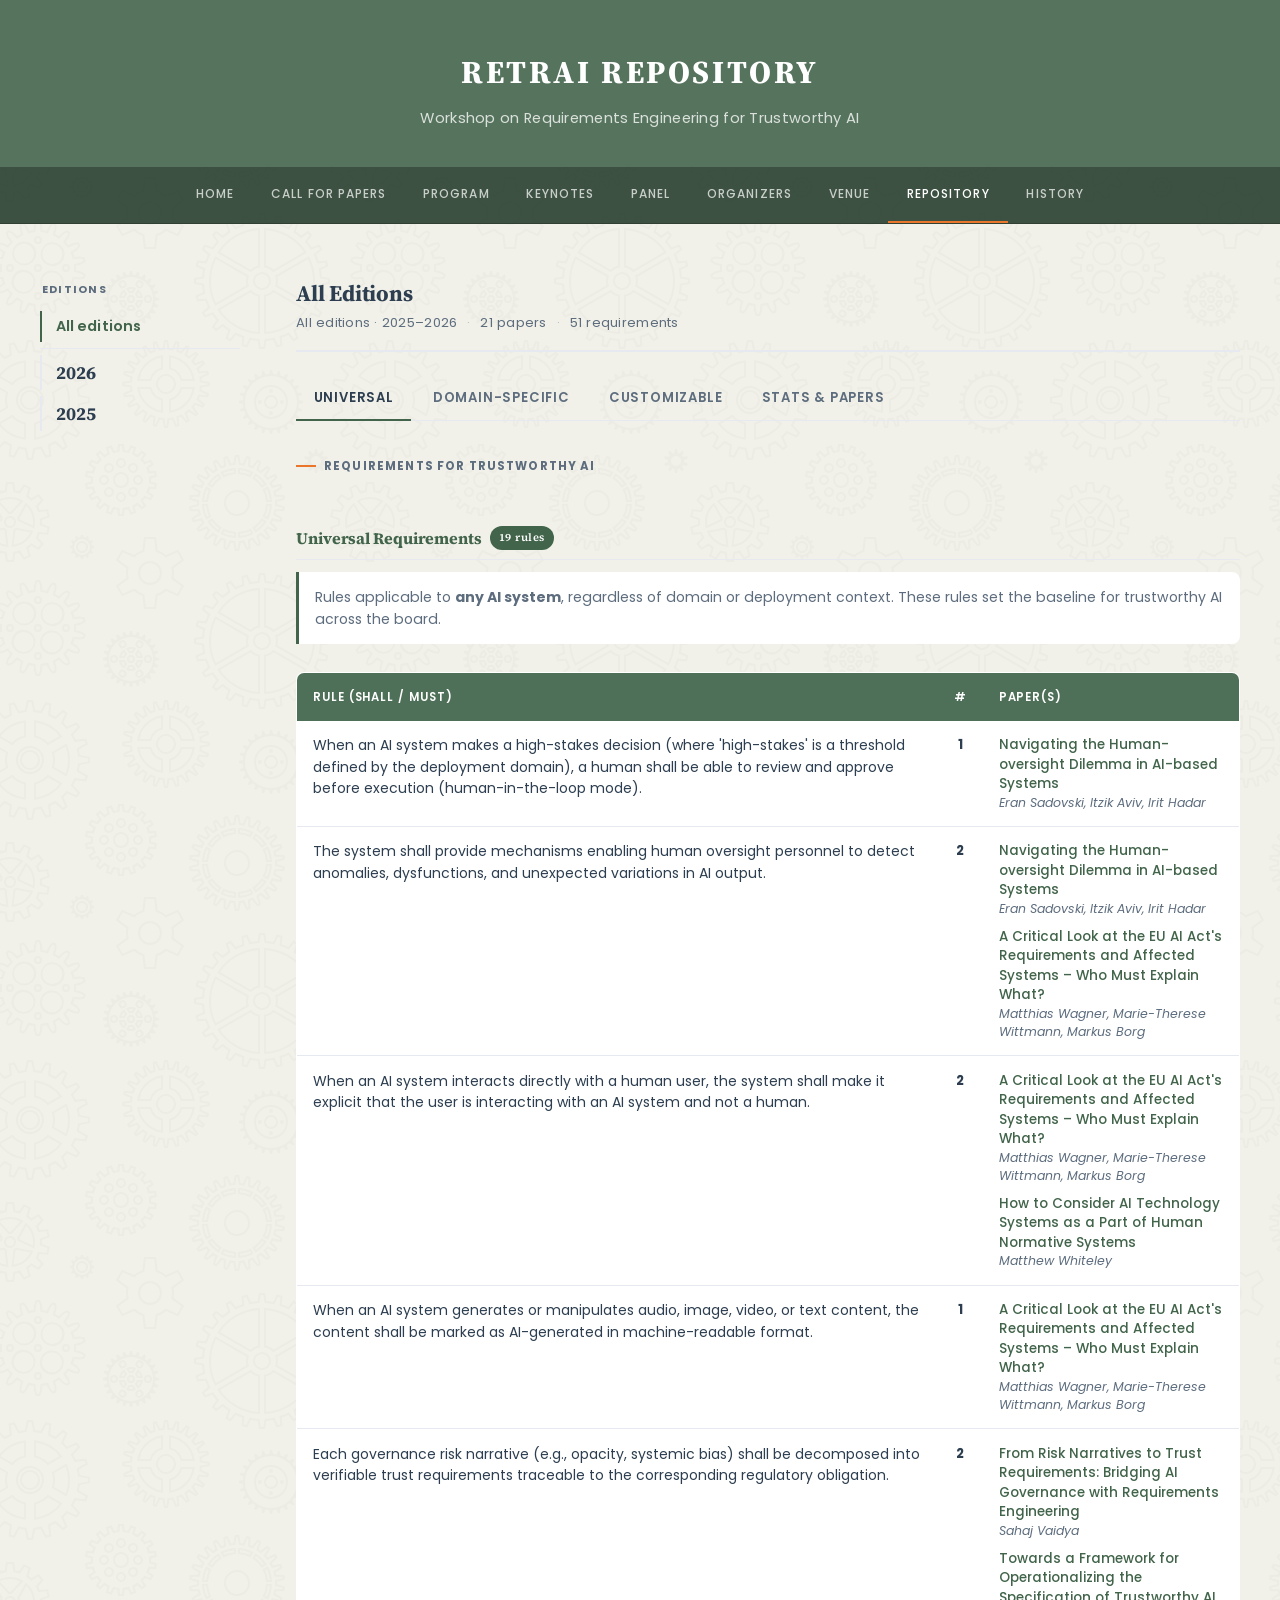
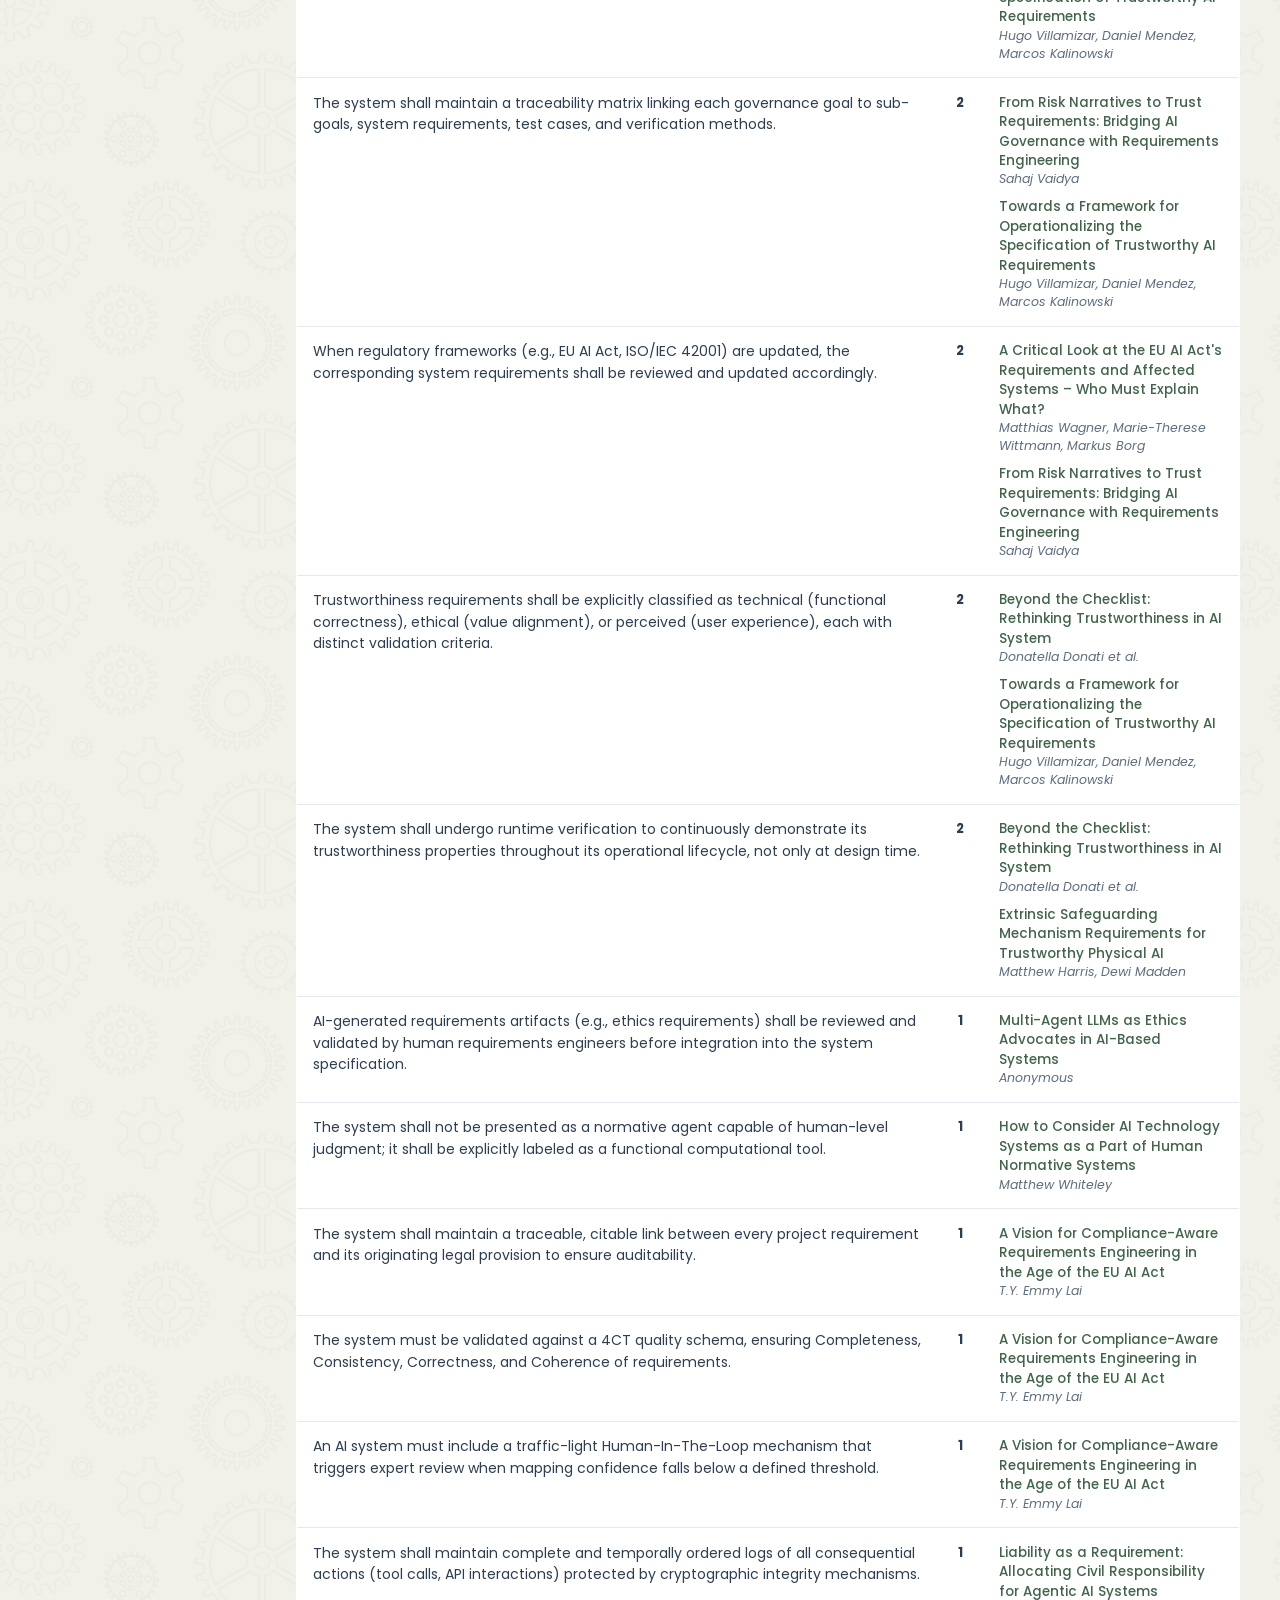
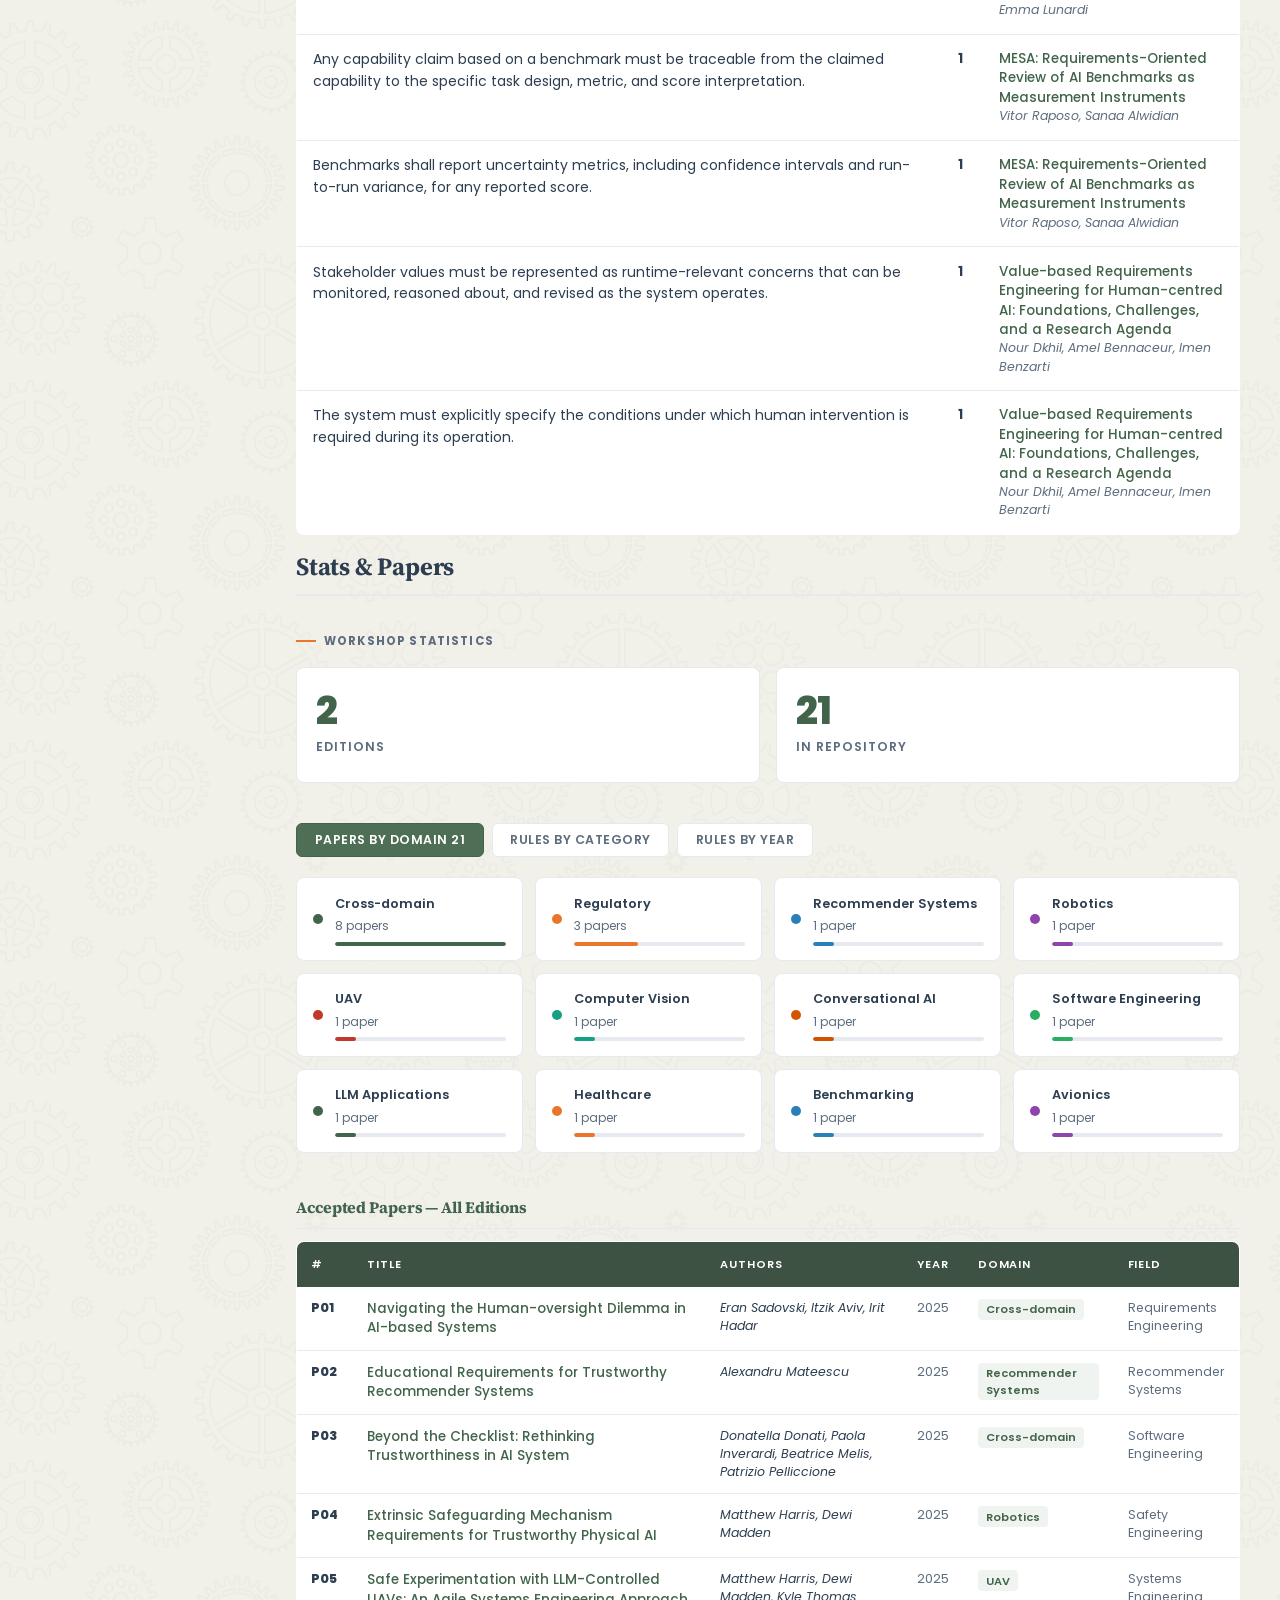
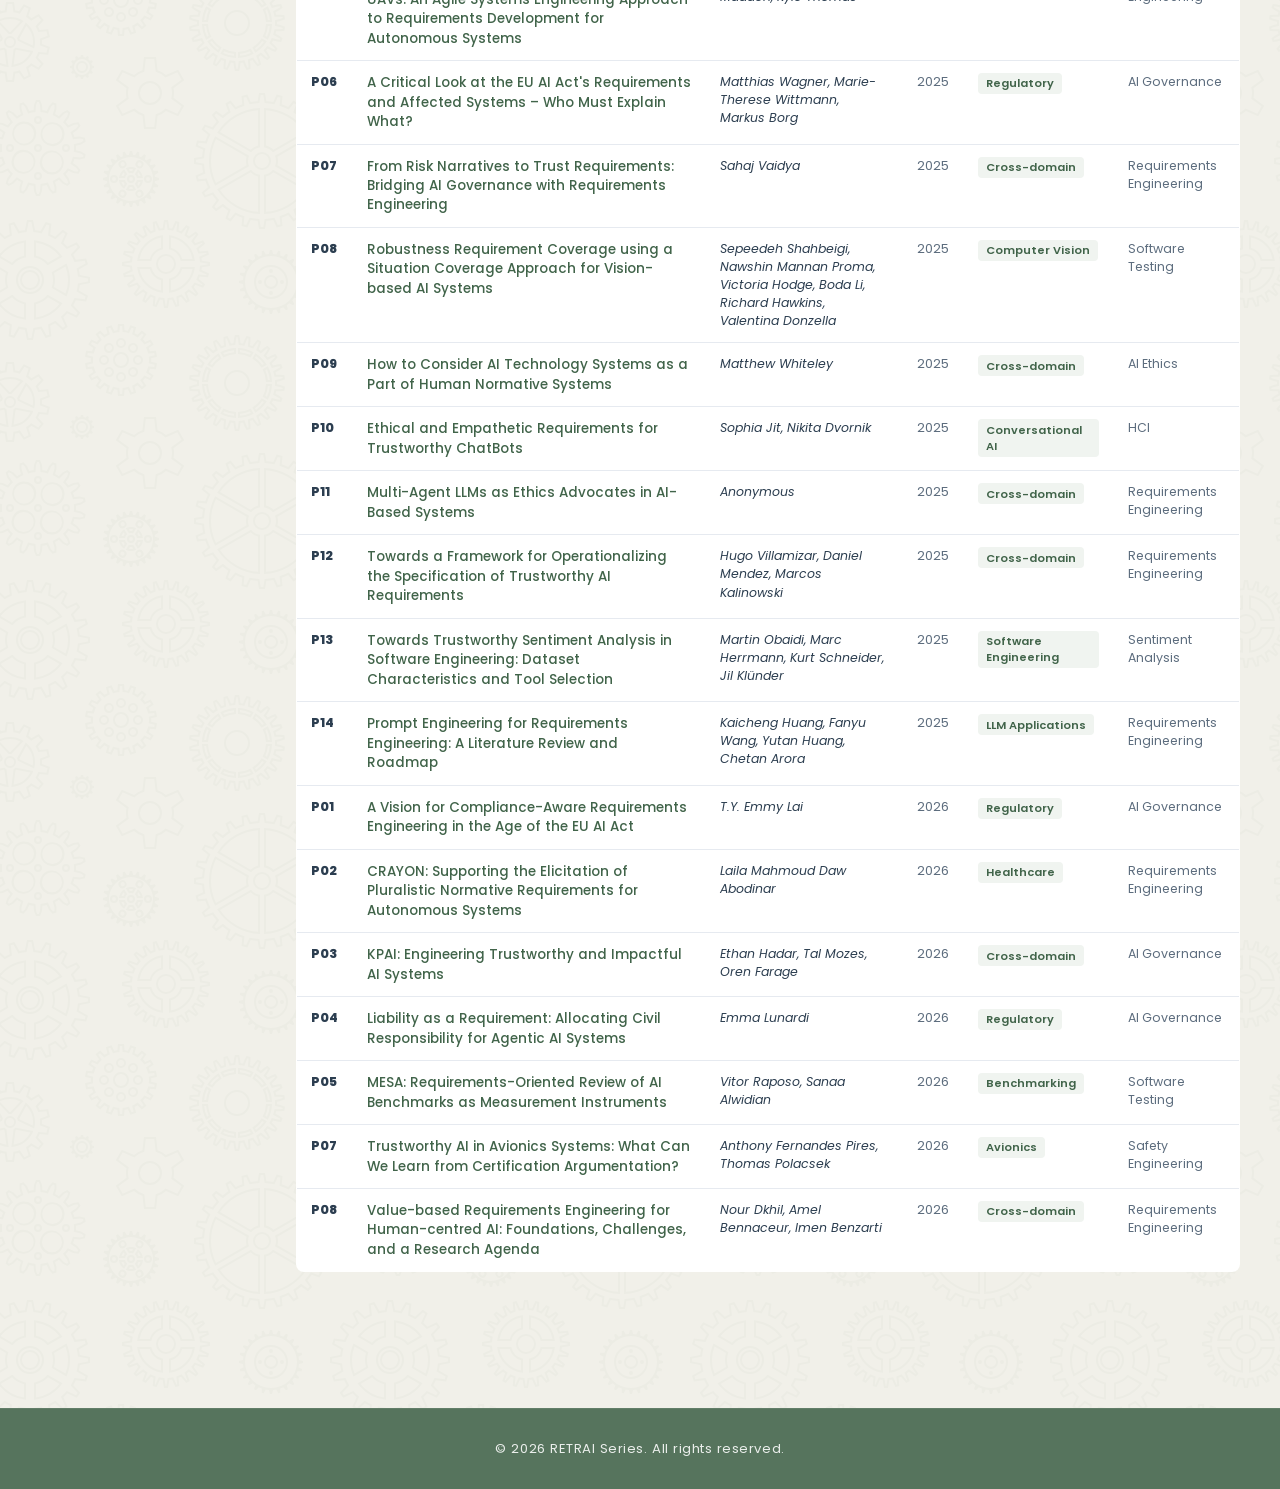
<file: repository.html>
<!DOCTYPE html>
<html lang="en">
<head>
<meta charset="UTF-8">
<meta name="viewport" content="width=device-width, initial-scale=1.0">
<title>Repository - RETRAI</title>
<link rel="stylesheet" href="styles.css?v=20260818">
<script src="data.js"></script>
</head>
<body class="page-repository">
<div class="page-loader" id="page-loader" role="status" aria-live="polite" aria-label="Loading">
  <div class="loader-mark">RETRAI</div>
  <div class="spinner"></div>
  <div class="loader-sub">Loading</div>
</div>


<header class="repo-hero">
  <h1>RETRAI Repository</h1>
  <p>Workshop on Requirements Engineering for Trustworthy AI</p>
</header>

<nav>
  <ul>
    <li><a href="index.html">Home</a></li>
    <li><a href="index.html#call-for-papers">Call for Papers</a></li>
    <li><a href="program.html">Program</a></li>
    <li><a href="keynote.html">Keynotes</a></li>
    <li><a href="panel.html">Panel</a></li>
    <li><a href="index.html#organizers">Organizers</a></li>
    <li><a href="index.html#venue">Venue</a></li>
    <li><a href="repository.html" aria-current="page">Repository</a></li>
    <li><a href="history.html">History</a></li>
  </ul>
</nav>

<main>
  <div class="repo-layout">

    <aside class="repo-sidebar" aria-label="Repository editions">
      <div class="sidebar-label">Editions</div>
      <ul class="year-nav" id="year-nav"></ul>
    </aside>

    <div class="repo-body">
      <section id="repository">

        <div class="edition-header" id="edition-header"></div>

        <div class="tab-bar">
          <button class="tab-btn active"  data-tab="universal">Universal</button>
          <button class="tab-btn"         data-tab="domain">Domain-Specific</button>
          <button class="tab-btn"         data-tab="custom">Customizable</button>
          <button class="tab-btn orange"  data-tab="stats">Stats &amp; Papers</button>
        </div>

        <div id="tab-content">
          <div class="loader" id="loading-indicator" role="status" aria-live="polite">
            <div class="spinner"></div>
            <div class="loader-text">Loading repository</div>
          </div>
        </div>

      </section>

      <section id="stats-section">
        <h2>Stats &amp; Papers</h2>
        <div id="stats-content"></div>
      </section>
    </div>

  </div>
</main>

<footer>
  <p>&copy; 2026 RETRAI Series. All rights reserved.</p>
</footer>

<script>
let activeTab = 'universal';
let activeDomainFilter = 'all';

/* Editions, newest first. The active one is exposed as DATA so every
   render function below reads from a single edition at a time. */
const YEARS = Object.keys(DATASETS).sort().reverse();

/* Combined view across every edition. Paper ids are only unique within an
   edition (2025 and 2026 both start at P01), so they are namespaced here and
   every reference to them is rewritten to match. Rules, challenges and
   concerns that recur across editions are merged into a single entry whose
   paper list is the union of the originals. */
const ALL = 'all';

function combineEditions() {
  const papers = [];
  YEARS.slice().reverse().forEach(y => {
    DATASETS[y].accepted_papers.forEach(p => {
      papers.push(Object.assign({}, p, { id: y + '-' + p.id, displayId: p.id, edition: y }));
    });
  });

  /* Merge a list that exists on every edition, keyed by its text field. */
  function merge(pick, textKey) {
    const byText = new Map();
    YEARS.slice().reverse().forEach(y => {
      (pick(DATASETS[y]) || []).forEach(item => {
        const key = String(item[textKey]).trim().toLowerCase();
        if (!byText.has(key)) byText.set(key, Object.assign({}, item, { papers: [] }));
        const target = byText.get(key);
        (item.papers || []).forEach(pid => {
          const scoped = y + '-' + pid;
          if (!target.papers.includes(scoped)) target.papers.push(scoped);
        });
      });
    });
    return Array.from(byText.values());
  }

  return {
    title: 'RETRAI Paper Repository',
    subtitle: 'Workshop on Requirements Engineering for Trustworthy AI',
    event: 'All editions · ' + YEARS[YEARS.length - 1] + '–' + YEARS[0],
    year: ALL,
    accepted_papers: papers,
    requirements_for_trustworthy_ai: {
      universal:       merge(d => d.requirements_for_trustworthy_ai.universal, 'rule'),
      domain_specific: merge(d => d.requirements_for_trustworthy_ai.domain_specific, 'rule'),
      customizable:    merge(d => d.requirements_for_trustworthy_ai.customizable, 'rule'),
    },
    challenges_for_trustworthy_ai: {
      universal:       merge(d => d.challenges_for_trustworthy_ai.universal, 'challenge'),
      domain_specific: merge(d => d.challenges_for_trustworthy_ai.domain_specific, 'challenge'),
      customized:      merge(d => d.challenges_for_trustworthy_ai.customized, 'challenge'),
    },
    trustworthy_ai_concerns: merge(d => d.trustworthy_ai_concerns, 'concern'),
  };
}

/* Everything the UI can show: the combined view first, then the editions. */
const VIEWS = { [ALL]: combineEditions() };
YEARS.forEach(y => { VIEWS[y] = DATASETS[y]; });

const requested = location.hash.replace('#','');
let activeYear = VIEWS[requested] ? requested : ALL;
let DATA = VIEWS[activeYear];

function loadData() {
  const loader = document.getElementById('loading-indicator');
  if (loader) loader.remove();
  renderYearNav();
  renderEdition();
}

function renderEdition() {
  renderEditionHeader();
  renderTab(activeTab);
  renderStats(document.getElementById('stats-content'));
  renderStatsBreakdown('domain');
  wireStatsSubTabs();
}

function yearButton(key, label, extraClass) {
  return `
    <li>
      <button class="year-btn${extraClass ? ' ' + extraClass : ''}${key === activeYear ? ' active' : ''}"
              data-year="${key}" ${key === activeYear ? 'aria-current="true"' : ''}>
        <span class="year-btn-year">${label}</span>
      </button>
    </li>`;
}

function renderYearNav() {
  const nav = document.getElementById('year-nav');
  nav.innerHTML = yearButton(ALL, 'All editions', 'year-btn-all')
    + '<li class="year-nav-divider" aria-hidden="true"></li>'
    + YEARS.map(y => yearButton(y, y)).join('');

  nav.querySelectorAll('.year-btn').forEach(btn => {
    btn.addEventListener('click', () => setYear(btn.dataset.year));
  });
}

function setYear(year) {
  if (!VIEWS[year] || year === activeYear) return;
  activeYear = year;
  DATA = VIEWS[year];
  activeDomainFilter = 'all';
  history.replaceState(null, '', '#' + year);
  renderYearNav();
  renderEdition();
}

window.addEventListener('hashchange', () => {
  const y = location.hash.replace('#','');
  if (VIEWS[y]) setYear(y);
});

function isCombined() { return activeYear === ALL; }

function renderEditionHeader() {
  document.getElementById('edition-header').innerHTML = `
    <h2 class="edition-title">${isCombined() ? 'All Editions' : escHtml(String(DATA.year)) + ' Edition'}</h2>
    <p class="edition-meta">
      ${escHtml(DATA.event)}
      <span class="edition-sep">·</span>
      ${DATA.accepted_papers.length} papers
      <span class="edition-sep">·</span>
      ${DATA.requirements_for_trustworthy_ai.universal.length
        + DATA.requirements_for_trustworthy_ai.domain_specific.length
        + DATA.requirements_for_trustworthy_ai.customizable.length} requirements
    </p>`;
}

document.querySelectorAll('.tab-btn').forEach(btn => {
  btn.addEventListener('click', () => {
    document.querySelectorAll('.tab-btn').forEach(b => { b.classList.remove('active'); b.classList.remove('orange'); });
    btn.classList.add('active');
    if (btn.dataset.tab === 'stats') {
      btn.classList.add('orange');
      document.getElementById('stats-section').scrollIntoView({ behavior: 'smooth' });
      return;
    }
    activeTab = btn.dataset.tab;
    activeDomainFilter = 'all';
    renderTab(activeTab);
  });
});

function renderTab(tab) {
  const container = document.getElementById('tab-content');
  if (tab === 'universal')  renderUniversal(container);
  if (tab === 'domain')     renderDomain(container);
  if (tab === 'custom')     renderCustom(container);
}

function paperBadges(papers) {
  return `<div class="paper-badges">${papers.map(p => {
    const info = getPaperInfo(p);
    const authorsDisplay = info.authors.length === 1
      ? info.authors[0]
      : info.authors.length <= 3
        ? info.authors.join(', ')
        : info.authors[0] + ' et al.';
    const inner = `<span class="paper-badge-title">${escHtml(info.title)}</span>`
                + `<span class="paper-badge-authors">${escHtml(authorsDisplay)}</span>`;
    if (info.pdf) {
      return `<a class="paper-badge" href="${escHtml(encodeURI(info.pdf))}" target="_blank" rel="noopener noreferrer">${inner}</a>`;
    }
    return `<span class="paper-badge">${inner}</span>`;
  }).join('')}</div>`;
}

function getPaperInfo(id) {
  const fallback = { title: id, authors: [], pdf: null };
  if (!DATA) return fallback;
  const p = DATA.accepted_papers.find(p => p.id === id);
  if (!p) return fallback;
  return { title: p.title, authors: p.authors || [], pdf: p.pdf || null };
}

function sectionLabel(text) {
  return `<div class="section-label">${text}</div>`;
}

function renderUniversal(container) {
  const req = DATA.requirements_for_trustworthy_ai.universal;
  container.innerHTML = `
    ${sectionLabel('Requirements for Trustworthy AI')}
    <h3 class="sub-heading">Universal Requirements <span class="badge">${req.length} rules</span></h3>
    <p class="tab-desc">
      Rules applicable to <strong>any AI system</strong>, regardless of domain or deployment context.
      These rules set the baseline for trustworthy AI across the board.
    </p>
    <table class="rules-table">
      <thead><tr>
        <th style="width:68%">Rule (SHALL / MUST)</th>
        <th style="width:4%;text-align:center">#</th>
        <th>Paper(s)</th>
      </tr></thead>
      <tbody>
        ${req.map(r => `
          <tr>
            <td class="rule-text">${escHtml(r.rule)}</td>
            <td class="paper-count-cell">${r.papers.length}</td>
            <td>${paperBadges(r.papers)}</td>
          </tr>`).join('')}
      </tbody>
    </table>`;
}

function renderDomain(container) {
  const req = DATA.requirements_for_trustworthy_ai.domain_specific;
  const domains = ['all', ...new Set(req.map(r => r.domain))];
  const filtered = activeDomainFilter === 'all' ? req : req.filter(r => r.domain === activeDomainFilter);

  container.innerHTML = `
    ${sectionLabel('Requirements for Trustworthy AI')}
    <h3 class="sub-heading">Domain-Specific Requirements <span class="badge">${req.length} rules</span></h3>
    <p class="tab-desc">
      Rules that apply within a <strong>specific application domain</strong>.
      Use the filters below to focus on a particular area.
    </p>
    <div class="domain-filters" id="domain-filters">
      ${domains.map(d => `
        <button class="filter-pill${d === activeDomainFilter ? ' active' : ''}" data-domain="${d}">
          ${d === 'all' ? 'All Domains' : d}
        </button>`).join('')}
    </div>
    <table class="rules-table">
      <thead><tr>
        <th style="width:53%">Rule (SHALL / MUST)</th>
        <th style="width:16%">Domain</th>
        <th style="width:4%;text-align:center">#</th>
        <th>Paper(s)</th>
      </tr></thead>
      <tbody id="domain-tbody">
        ${filtered.length === 0 ? `<tr><td colspan="4" class="empty-state">No rules for this domain.</td></tr>` :
          filtered.map(r => `
            <tr>
              <td class="rule-text">${escHtml(r.rule)}</td>
              <td><span class="domain-chip">${escHtml(r.domain)}</span></td>
              <td class="paper-count-cell">${r.papers.length}</td>
              <td>${paperBadges(r.papers)}</td>
            </tr>`).join('')}
      </tbody>
    </table>

    <h3 class="sub-heading" style="margin-top:2.5rem">Domain-Specific Challenges
      <span class="badge orange">${DATA.challenges_for_trustworthy_ai.domain_specific.length} challenges</span>
    </h3>
    <table class="rules-table">
      <thead><tr>
        <th style="width:53%">Challenge</th>
        <th style="width:16%">Domain</th>
        <th style="width:4%;text-align:center">#</th>
        <th>Paper(s)</th>
      </tr></thead>
      <tbody>
        ${DATA.challenges_for_trustworthy_ai.domain_specific.length === 0
          ? `<tr><td colspan="4" class="empty-state">No domain-specific challenges recorded for this edition.</td></tr>`
          : DATA.challenges_for_trustworthy_ai.domain_specific.map(r => `
          <tr>
            <td class="rule-text">${escHtml(r.challenge)}</td>
            <td><span class="domain-chip">${escHtml(r.domain)}</span></td>
            <td class="paper-count-cell">${r.papers.length}</td>
            <td>${paperBadges(r.papers)}</td>
          </tr>`).join('')}
      </tbody>
    </table>`;

  container.querySelectorAll('.filter-pill').forEach(pill => {
    pill.addEventListener('click', () => {
      activeDomainFilter = pill.dataset.domain;
      renderDomain(container);
    });
  });
}

function renderCustom(container) {
  const req  = DATA.requirements_for_trustworthy_ai.customizable;
  const chal = DATA.challenges_for_trustworthy_ai.customized;

  container.innerHTML = `
    ${sectionLabel('Requirements for Trustworthy AI')}
    <h3 class="sub-heading">Customizable Requirements <span class="badge">${req.length} rules</span></h3>
    <p class="tab-desc">
      Rules configurable to an <strong>individual user's profile</strong>, preferences,
      accessibility needs, or deployment context. These adapt to who is using the system
      and how.
    </p>
    <table class="rules-table">
      <thead><tr>
        <th style="width:68%">Rule (SHALL / MUST)</th>
        <th style="width:4%;text-align:center">#</th>
        <th>Paper(s)</th>
      </tr></thead>
      <tbody>
        ${req.map(r => `
          <tr>
            <td class="rule-text">${escHtml(r.rule)}</td>
            <td class="paper-count-cell">${r.papers.length}</td>
            <td>${paperBadges(r.papers)}</td>
          </tr>`).join('')}
      </tbody>
    </table>

    <h3 class="sub-heading" style="margin-top:2.5rem">Customized Challenges
      <span class="badge orange">${chal.length} challenges</span>
    </h3>
    <table class="rules-table">
      <thead><tr>
        <th style="width:68%">Challenge</th>
        <th style="width:4%;text-align:center">#</th>
        <th>Paper(s)</th>
      </tr></thead>
      <tbody>
        ${chal.length === 0
          ? `<tr><td colspan="3" class="empty-state">No customized challenges recorded for this edition.</td></tr>`
          : chal.map(r => `
          <tr>
            <td class="rule-text">${escHtml(r.challenge)}</td>
            <td class="paper-count-cell">${r.papers.length}</td>
            <td>${paperBadges(r.papers)}</td>
          </tr>`).join('')}
      </tbody>
    </table>

    <h3 class="sub-heading" style="margin-top:2.5rem">Trustworthy AI Concerns
      <span class="badge teal">${DATA.trustworthy_ai_concerns.length} concerns</span>
    </h3>
    <p class="tab-desc">Cross-cutting concerns mapped to EU AI HLEG and ISO/IEC 42001 pillars.</p>
    <div class="concerns-grid">
      ${DATA.trustworthy_ai_concerns.map(c => `
        <div class="concern-card">
          <div class="concern-name">${escHtml(c.concern)}</div>
          <div class="concern-desc">${escHtml(c.description)}</div>
          ${paperBadges(c.papers)}
        </div>`).join('')}
    </div>`;
}

/* Attendance figures live in each edition's "stats" block; cards for
   figures an edition has not published yet are simply left out. The
   repository count is always derived from the data itself. */
function statCards() {
  /* Across all editions, a figure is only shown when every edition reports
     it — a partial sum labelled as a total would misrepresent the series. */
  if (isCombined()) {
    const totalIfComplete = key => {
      const values = YEARS.map(y => (DATASETS[y].stats || {})[key]);
      return values.every(v => typeof v === 'number')
        ? values.reduce((a, b) => a + b, 0)
        : undefined;
    };
    return [
      { label: 'Editions',      value: YEARS.length },
      { label: 'Submissions',   value: totalIfComplete('submissions') },
      { label: 'In Workshop',   value: totalIfComplete('in_workshop') },
      { label: 'Registrations', value: totalIfComplete('registrations') },
      { label: 'In Repository', value: DATA.accepted_papers.length },
    ].filter(c => c.value !== undefined && c.value !== null);
  }

  const s = DATA.stats || {};
  return [
    { label: 'Submissions',   value: s.submissions },
    { label: 'In Workshop',   value: s.in_workshop },
    { label: 'Registrations', value: s.registrations },
    { label: 'In Repository', value: DATA.accepted_papers.length },
  ].filter(c => c.value !== undefined && c.value !== null);
}

function renderStats(container) {
  const domainCounts = {};
  DATA.accepted_papers.forEach(p => {
    const d = p.domain.split('/')[0].trim();
    domainCounts[d] = (domainCounts[d] || 0) + 1;
  });
  const maxCount = Math.max(...Object.values(domainCounts));
  const dotColors = ['#41644A','#E9762B','#2980b9','#8e44ad','#c0392b','#16a085','#d35400','#27ae60'];

  const words = [
    { text:'safety',        size:3.2, cls:'pink'  },
    { text:'expectations',  size:2.6, cls:'pink'  },
    { text:'transparent',   size:2.4, cls:'pink'  },
    { text:'reliable',      size:2.3, cls:'pink'  },
    { text:'data',          size:2.2, cls:'pink'  },
    { text:'technology',    size:2.1, cls:'pink'  },
    { text:'safe',          size:2.0, cls:'pink'  },
    { text:'requirements',  size:1.5, cls:'blue'  },
    { text:'ethics',        size:1.3, cls:'dark'  },
    { text:'fairness',      size:1.3, cls:'dark'  },
    { text:'transparency',  size:1.3, cls:'dark'  },
    { text:'accountability',size:1.3, cls:'blue'  },
    { text:'agency',        size:1.1, cls:'blue'  },
    { text:'values',        size:1.0, cls:'dark'  },
    { text:'rights',        size:1.0, cls:'dark'  },
    { text:'certified',     size:1.0, cls:'blue'  },
    { text:'rely',          size:0.9, cls:'dark'  },
    { text:'operators',     size:0.9, cls:'blue'  },
    { text:'ethical',       size:0.9, cls:'dark'  },
    { text:'accessible',    size:0.9, cls:'dark'  },
    { text:'responsibility',size:0.9, cls:'blue'  },
    { text:'regulators',    size:0.85,cls:'dark'  },
    { text:'safeguards',    size:0.85,cls:'blue'  },
    { text:'reliably',      size:0.85,cls:'dark'  },
    { text:'performance',   size:0.85,cls:'dark'  },
    { text:'safety-critical',size:0.82,cls:'dark' },
    { text:'respects',      size:0.8, cls:'dark'  },
    { text:'control',       size:0.8, cls:'blue'  },
    { text:'high-quality',  size:0.8, cls:'dark'  },
    { text:'confidence',    size:0.8, cls:'dark'  },
    { text:'society',       size:0.78,cls:'blue'  },
    { text:'autonomous',    size:0.78,cls:'dark'  },
    { text:'accuracy',      size:0.78,cls:'dark'  },
  ];

  container.innerHTML = `
    ${sectionLabel('Workshop Statistics')}

    <div class="stats-grid">
      ${statCards().map(c => `
      <div class="stat-card">
        <div class="stat-number">${escHtml(c.value)}</div>
        <div class="stat-label">${escHtml(c.label)}</div>
      </div>`).join('')}
    </div>
<!-- 
    <div class="wordcloud-wrap">
      <div class="wordcloud-title">Attendee responses — What does trustworthy AI mean to you?</div>
      <div class="wordcloud">
        ${words.map(w => `
          <span class="wc-word ${w.cls}" style="font-size:${w.size}rem">
            ${escHtml(w.text)}
          </span>`).join('')}
      </div>
    </div> -->

    <div class="stats-sub-tabs">
      <button class="stats-sub-btn active" data-view="domain">Papers by Domain <span class="badge">${DATA.accepted_papers.length}</span></button>
      <button class="stats-sub-btn" data-view="category">Rules by Category</button>
      <button class="stats-sub-btn" data-view="year">Rules by Year</button>
    </div>

    <div id="stats-breakdown"></div>

    <h3 class="sub-heading" style="margin-top:2.5rem">Accepted Papers — ${isCombined() ? 'All Editions' : 'RETRAI ' + escHtml(String(DATA.year))}</h3>
    <table class="papers-table">
      <thead><tr>
        <th style="width:4%">#</th>
        <th style="width:40%">Title</th>
        <th style="width:22%">Authors</th>
        <th style="width:6%">Year</th>
        <th style="width:16%">Domain</th>
        <th style="width:12%">Field</th>
      </tr></thead>
      <tbody>
        ${DATA.accepted_papers.map(p => `
          <tr>
            <td class="paper-id-cell">${p.displayId || p.id}</td>
            <td class="paper-title-cell">${p.pdf
              ? `<a href="${escHtml(encodeURI(p.pdf))}" target="_blank" rel="noopener noreferrer" style="color:var(--brand);text-decoration:none;font-weight:500;" onmouseover="this.style.textDecoration='underline'" onmouseout="this.style.textDecoration='none'">${escHtml(p.title)}</a>`
              : escHtml(p.title)
            }</td>
            <td class="paper-authors">${escHtml(p.authors.join(', '))}</td>
            <td style="text-align:center;color:var(--muted);font-size:0.8rem">${p.year}</td>
            <td><span class="tag-chip">${escHtml(p.domain.split('/')[0].trim())}</span></td>
            <td style="font-size:0.78rem;color:var(--muted)">${escHtml(p.field.split('/')[0].trim())}</td>
          </tr>`).join('')}
      </tbody>
    </table>`;
}

function renderStatsBreakdown(view) {
  const el = document.getElementById('stats-breakdown');
  if (!el) return;

  const dotColors = ['#41644A','#E9762B','#2980b9','#8e44ad','#c0392b','#16a085','#d35400','#27ae60'];

  if (view === 'domain') {
    const domainCounts = {};
    DATA.accepted_papers.forEach(p => {
      const d = p.domain.split('/')[0].trim();
      domainCounts[d] = (domainCounts[d] || 0) + 1;
    });
    const maxCount = Math.max(...Object.values(domainCounts));
    el.innerHTML = `<div class="breakdown-grid">
      ${Object.entries(domainCounts).sort((a,b) => b[1]-a[1]).map(([d, n], i) => `
        <div class="breakdown-item">
          <div class="breakdown-dot" style="background:${dotColors[i % dotColors.length]}"></div>
          <div class="breakdown-info">
            <div class="breakdown-name">${escHtml(d)}</div>
            <div class="breakdown-count">${n} paper${n > 1 ? 's' : ''}</div>
            <div class="breakdown-bar"><div class="breakdown-fill" style="width:${(n/maxCount)*100}%;background:${dotColors[i % dotColors.length]}"></div></div>
          </div>
        </div>`).join('')}
    </div>`;
  }

  if (view === 'category') {
    const cats = {
      'Universal':      DATA.requirements_for_trustworthy_ai.universal.length,
      'Domain-Specific':DATA.requirements_for_trustworthy_ai.domain_specific.length,
      'Customizable':   DATA.requirements_for_trustworthy_ai.customizable.length,
    };
    const maxCount = Math.max(...Object.values(cats));
    el.innerHTML = `<div class="breakdown-grid">
      ${Object.entries(cats).map(([cat, n], i) => `
        <div class="breakdown-item">
          <div class="breakdown-dot" style="background:${dotColors[i % dotColors.length]}"></div>
          <div class="breakdown-info">
            <div class="breakdown-name">${escHtml(cat)}</div>
            <div class="breakdown-count">${n} rule${n > 1 ? 's' : ''}</div>
            <div class="breakdown-bar"><div class="breakdown-fill" style="width:${(n/maxCount)*100}%;background:${dotColors[i % dotColors.length]}"></div></div>
          </div>
        </div>`).join('')}
    </div>`;
  }

  if (view === 'year') {
    const allRules = [
      ...DATA.requirements_for_trustworthy_ai.universal,
      ...DATA.requirements_for_trustworthy_ai.domain_specific,
      ...DATA.requirements_for_trustworthy_ai.customizable,
    ];
    const yearCounts = {};
    allRules.forEach(r => {
      r.papers.forEach(pid => {
        const paper = DATA.accepted_papers.find(p => p.id === pid);
        if (paper) {
          const y = String(paper.year);
          yearCounts[y] = (yearCounts[y] || new Set());
          yearCounts[y].add(r.rule);
        }
      });
    });
    const yearTotals = Object.fromEntries(Object.entries(yearCounts).map(([y, s]) => [y, s.size]));
    const maxCount = Math.max(...Object.values(yearTotals));
    el.innerHTML = `<div class="breakdown-grid">
      ${Object.entries(yearTotals).sort().map(([y, n], i) => `
        <div class="breakdown-item">
          <div class="breakdown-dot" style="background:${dotColors[i % dotColors.length]}"></div>
          <div class="breakdown-info">
            <div class="breakdown-name">${escHtml(y)}</div>
            <div class="breakdown-count">${n} rule${n > 1 ? 's' : ''}</div>
            <div class="breakdown-bar"><div class="breakdown-fill" style="width:${(n/maxCount)*100}%;background:${dotColors[i % dotColors.length]}"></div></div>
          </div>
        </div>`).join('')}
    </div>`;
  }

}

function wireStatsSubTabs() {
  document.querySelectorAll('.stats-sub-btn').forEach(btn => {
    btn.onclick = () => {
      document.querySelectorAll('.stats-sub-btn').forEach(b => b.classList.remove('active'));
      btn.classList.add('active');
      renderStatsBreakdown(btn.dataset.view);
    };
  });
}

function escHtml(str) {
  return String(str)
    .replace(/&/g,'&amp;')
    .replace(/</g,'&lt;')
    .replace(/>/g,'&gt;')
    .replace(/"/g,'&quot;');
}

loadData();
</script>
<script src="assets/loader.js"></script>
</body>
</html>
</file>
<file: styles.css>
@import url('https://fonts.googleapis.com/css2?family=Poppins:wght@300;400;500;600;700&family=Source+Serif+4:opsz,wght@8..60,400;8..60,600;8..60,700&display=swap');

/* =========================================================
   RETRAI — single stylesheet for every page.

   Contents
     1. Design tokens
     2. Base & typography
     3. Layout chrome (header, nav, main, footer)
     4. Shared components (pill, inline links, banner)
     5. Page: Home            body.page-home
     6. Page: Program         body.page-program
     7. Page: Keynotes        body.page-keynotes
     8. Page: Panel           body.page-panel
     9. Page: Repository      body.page-repository
    10. Page: History         body.page-history

   Page-specific rules are scoped by the body class so they can
   never leak into another page.
   ========================================================= */


/* =========================================================
   1. Design tokens
   ========================================================= */
:root {
    --bg:      #F1F0E9;
    --text:    #2c3e50;
    --muted:   #5d6d7e;
    --brand:   #41644A;
    --brand-2: #E9762B;
    --card:    #E9762B;
    --border:  #e6eaf0;

    /* Brand channels, so the same green can be re-used at any opacity */
    --brand-rgb:   65, 100, 74;
    --brand-2-rgb: 233, 118, 43;
    --nav-rgb:     45, 68, 51;

    /* Softened primaries — the solid brand colours let the warm page
       background through instead of sitting flat on top of it. Opacities
       are set at the point where white text still clears WCAG AA. */
    --brand-soft:   rgba(var(--brand-rgb), 0.88);   /* large fills: header, footer, hero */
    --brand-solid:  rgba(var(--brand-rgb), 0.92);   /* small fills: buttons, table heads */
    --nav-bg:       rgba(var(--nav-rgb), 0.92);

    /* Tints for accents and quiet panels */
    --brand-tint:     rgba(var(--brand-rgb), 0.06);
    --brand-tint-mid: rgba(var(--brand-rgb), 0.12);
    --brand-2-tint:   rgba(var(--brand-2-rgb), 0.16);

    --shadow-sm: 0 1px 3px rgba(0,0,0,0.06), 0 2px 8px rgba(0,0,0,0.04);
    --shadow:    0 2px 12px rgba(0,0,0,0.08), 0 4px 24px rgba(0,0,0,0.05);
    --radius:    8px;

    /* Type: geometric sans for running text, serif for headings */
    --font-body: 'Poppins', 'Helvetica Neue', Arial, sans-serif;
    --font-head: 'Source Serif 4', 'Century Schoolbook', Georgia, 'Times New Roman', serif;
}


/* =========================================================
   2. Base & typography
   ========================================================= */
* {
    box-sizing: border-box;
}

body {
    font-family: var(--font-body);
    margin: 0;
    padding: 0;
    position: relative;          /* anchors the pattern layer below */
    background: var(--bg);
    color: var(--text);
    line-height: 1.75;
    font-size: 15px;
    -webkit-font-smoothing: antialiased;
    display: flex;
    flex-direction: column;
    min-height: 100vh;
}

/* ── Page pattern ──
   Floating Cogs tile on the page surface only, never on the header,
   nav or footer. Adjust `opacity` to change how strong it reads;
   `background-size` to change how often it repeats. */
body::before {
    content: '';
    position: absolute;
    inset: 0;
    z-index: -1;
    background-image: url('assets/images/floating-cogs.svg');
    opacity: 0.03;
    pointer-events: none;
}

/* ── Prose paragraphs ── */
p {
    margin: 0 0 1rem 0;
    text-align: left;
}

header p,
footer p,
nav p {
    text-align: center;
}

/* ── List spacing ── */
ul, ol {
    padding-left: 1.4rem;
    margin: 0 0 1rem 0;
}

li {
    margin-bottom: 0.5rem;
    line-height: 1.7;
}

/* ── Headings ── */
h1, h2, h3, h4, h5, h6 {
    font-family: var(--font-head);
}

h2 {
    margin-top: 0;
    margin-bottom: 1rem;
    font-size: 1.55rem;
    font-weight: 700;
    letter-spacing: -0.2px;
    line-height: 1.25;
}

h3 {
    margin-top: 0;
    margin-bottom: 0.75rem;
    font-size: 1.15rem;
    font-weight: 600;
    letter-spacing: -0.1px;
}

section > h2 {
    padding-bottom: 0.75rem;
    border-bottom: 2px solid var(--border);
    margin-bottom: 1.75rem;
}


/* =========================================================
   3. Layout chrome
   ========================================================= */
header {
    background-color: var(--brand-soft);
    padding: 3rem 2rem;
    color: #fff;
    text-align: center;
}

header h1 {
    margin: 0 0 0.6rem 0;
    font-size: 2.1rem;
    font-weight: 700;
    letter-spacing: -0.3px;
}

header h1::after {
    content: '';
    display: block;
    width: 48px;
    height: 1px;
    background: rgba(255,255,255,0.3);
    margin: 0.7rem auto 0;
}

header h2 {
    margin: 0.6rem 0 0 0;
    font-weight: 400;
    font-size: 0.95rem;
    opacity: 0.82;
    letter-spacing: 0.25px;
}

nav {
    background-color: var(--nav-bg);
    padding: 0;
    border-bottom: 1px solid rgba(0,0,0,0.2);
}

nav ul {
    list-style: none;
    margin: 0;
    padding: 0;
    display: flex;
    justify-content: center;
    flex-wrap: wrap;
}

nav li {
    margin: 0;
}

nav a {
    display: block;
    color: rgba(255,255,255,0.72);
    text-decoration: none;
    font-weight: 500;
    font-size: 0.75rem;
    letter-spacing: 0.09em;
    text-transform: uppercase;
    padding: 1.05rem 1.15rem;
    transition: color 0.2s ease, border-bottom-color 0.2s ease;
    border-bottom: 2px solid transparent;
}

nav a:hover,
nav a[aria-current="page"] {
    color: #fff;
    border-bottom-color: var(--brand-2);
}

main {
    padding: 3.5rem 2rem;
    max-width: 1100px;
    margin: 0 auto;
    flex: 1;
}

@media (max-width: 640px) {
    main { padding: 2rem 1rem; }
}

footer {
    background-color: var(--brand-soft);
    /* Raised from 0.68 — the softened green needs a brighter text
       weight to hold contrast at this size. */
    color: rgba(255,255,255,0.88);
    padding: 1.75rem 0;
    text-align: center;
    margin-top: 5rem;
    font-size: 0.825rem;
    letter-spacing: 0.04em;
    border-top: 1px solid rgba(255,255,255,0.07);
}

footer p {
    margin: 0;
}


/* =========================================================
   4. Shared components
   ========================================================= */
/* Tinted rather than solid orange: white-on-orange only reached 2.96:1,
   dark text on the tint clears AA comfortably while staying loud. */
.deadline-banner {
    background-color: var(--brand-2-tint);
    border-bottom: 2px solid rgba(var(--brand-2-rgb), 0.55);
    color: var(--text);
    text-align: center;
    padding: 0.65rem 1rem;
    font-size: 0.9rem;
    font-weight: 600;
    letter-spacing: 0.01em;
}

.deadline-banner span {
    font-weight: 400;
    opacity: 0.75;
}

/* ── Pill tag (keynotes, panel) ── */
.pill {
    background: #eaf7f3;
    border: 1px solid #d6eee5;
    color: #1b6f5b;
    border-radius: 999px;
    padding: 0.15rem 0.65rem;
    font-size: 0.8rem;
    font-weight: 500;
    letter-spacing: 0.02em;
}

/* ── Trailing link row (keynotes, panel) ── */
.links { margin-top: 0.5rem; font-size: 0.9rem; }

/* ── Standfirst under a section heading (program, keynotes, history) ── */
.section-lead {
    max-width: 68ch;
    margin: -0.75rem 0 2rem;
    color: var(--muted);
    font-size: 0.95rem;
    line-height: 1.7;
}

/* ── Inline links in running text ──
   A single treatment for every prose link outside the home page, so nothing
   falls back to the browser's default blue. The rule sits below the baseline
   and gains colour and weight on hover, rather than appearing on it. */
.links a,
.section-lead a,
.page-program .note a,
.page-panel .panel-desc a,
.page-panel .bio a,
.page-keynotes .abstract a,
.page-keynotes .bio a,
.page-history .edition-meta a {
    color: var(--brand);
    font-weight: 500;
    text-decoration: underline;
    text-decoration-color: rgba(var(--brand-rgb), 0.3);
    text-decoration-thickness: 1px;
    text-underline-offset: 0.22em;
    border-bottom: 0;
    transition: color 0.18s ease, text-decoration-color 0.18s ease,
                text-decoration-thickness 0.18s ease;
}

.links a:hover,
.section-lead a:hover,
.page-program .note a:hover,
.page-panel .panel-desc a:hover,
.page-panel .bio a:hover,
.page-keynotes .abstract a:hover,
.page-keynotes .bio a:hover,
.page-history .edition-meta a:hover {
    color: var(--brand-2);
    text-decoration-color: var(--brand-2);
    text-decoration-thickness: 2px;
}

/* ── Loader ──
   Two counter-rotating arcs over a faint track. The outer arc carries the
   brand green, the inner one the orange accent, so the loader reads as part
   of the site rather than a browser default. Honours reduced-motion. */
.loader {
    display: flex;
    flex-direction: column;
    align-items: center;
    justify-content: center;
    gap: 1.1rem;
    padding: 4.5rem 1rem;
    text-align: center;
}

.spinner {
    position: relative;
    width: 54px;
    height: 54px;
    border-radius: 50%;
    border: 3px solid rgba(var(--brand-rgb), 0.13);
}

.spinner::before,
.spinner::after {
    content: '';
    position: absolute;
    border-radius: 50%;
    border: 3px solid transparent;
}

/* Outer arc — rides directly on top of the track ring */
.spinner::before {
    inset: -3px;
    border-top-color: var(--brand);
    border-right-color: rgba(var(--brand-rgb), 0.55);
    animation: spinner-rotate 1s cubic-bezier(0.62, 0.13, 0.38, 0.87) infinite;
}

/* Inner arc — slower and counter-rotating, in the orange accent */
.spinner::after {
    inset: 7px;
    border-bottom-color: var(--brand-2);
    border-left-color: rgba(var(--brand-2-rgb), 0.45);
    animation: spinner-rotate 1.6s cubic-bezier(0.62, 0.13, 0.38, 0.87) infinite reverse;
}

.loader-text {
    font-size: 0.85rem;
    font-weight: 500;
    letter-spacing: 0.06em;
    text-transform: uppercase;
    color: var(--muted);
    animation: loader-breathe 1.9s ease-in-out infinite;
}

@keyframes spinner-rotate { to { transform: rotate(360deg); } }

@keyframes loader-breathe {
    0%, 100% { opacity: 0.45; }
    50%      { opacity: 1; }
}

@media (prefers-reduced-motion: reduce) {
    .spinner::before,
    .spinner::after,
    .loader-text { animation-duration: 3s; }
    .loader-text { animation: none; opacity: 0.75; }
}

/* ── Full-page loader ──
   Covers the viewport on every page until the document has loaded, then
   fades out and is removed from the DOM by assets/loader.js. The failsafe
   animation clears it even if that script never runs. */
.page-loader {
    position: fixed;
    inset: 0;
    z-index: 9999;
    display: flex;
    flex-direction: column;
    align-items: center;
    justify-content: center;
    gap: 1.4rem;
    background: var(--bg);
    transition: opacity 0.45s ease, visibility 0.45s ease;
    animation: page-loader-failsafe 0s linear 8s forwards;
}

.page-loader.is-done {
    opacity: 0;
    visibility: hidden;
}

.page-loader .loader-mark {
    font-family: var(--font-head);
    font-size: 1.5rem;
    font-weight: 700;
    letter-spacing: 0.14em;
    color: var(--brand);
    opacity: 0.9;
}

.page-loader .loader-sub {
    font-size: 0.72rem;
    font-weight: 500;
    letter-spacing: 0.16em;
    text-transform: uppercase;
    color: var(--muted);
    opacity: 0.7;
}

@keyframes page-loader-failsafe {
    to { opacity: 0; visibility: hidden; }
}

/* ── External-link arrow ── */
.ext-arrow {
    display: inline-block;
    font-size: 0.7em;
    margin-left: 0.25em;
    opacity: 0.45;
    vertical-align: super;
    transition: opacity 0.15s;
}


/* =========================================================
   5. Page: Home
   ========================================================= */
.page-home section {
    margin-bottom: 3.5rem;
    padding-bottom: 3rem;
    border-bottom: 1px solid var(--border);
}

.page-home section:last-child { border-bottom: none; }

/* ── Content links — underline accent ── */
.page-home main a:not(.organizer-email) {
    color: var(--brand);
    text-decoration: none;
    font-weight: 600;
    border-bottom: 2px solid var(--brand);
    padding-bottom: 1px;
    transition: color 0.2s ease, border-bottom-color 0.2s ease;
}

.page-home main a:not(.organizer-email):hover {
    color: var(--brand-2);
    border-bottom-color: var(--brand-2);
}

/* ── Dates / info tables ── */
.page-home table {
    width: 100%;
    border-collapse: collapse;
    margin-top: 1rem;
    font-size: 0.9rem;
}

.page-home table td {
    padding: 0.9rem 0.75rem;
    border-bottom: 1px solid var(--border);
    line-height: 1.55;
    text-align: left;
}

.page-home table td:first-child {
    font-weight: 500;
    width: 60%;
}

.page-home table td:last-child {
    color: var(--muted);
}

.page-home table tbody tr:nth-child(even) td {
    background: rgba(0,0,0,0.025);
}

.page-home table tr:last-child td { border-bottom: none; }

/* ── Two-column topic list ── */
.page-home .centered-list {
    columns: 2;
    column-gap: 2rem;
    padding-left: 1.2rem;
    font-size: 0.925rem;
    line-height: 1.8;
}

.page-home .centered-list li { break-inside: avoid; }

/* ── Organizer cards ──
   Initials avatar, name and institution as the head; department as
   supporting detail; email as a quiet chip pinned to the bottom so cards
   of differing text length still line up. */
.page-home .solo-card-wrap {
    display: flex;
    justify-content: flex-start;
    margin-top: 1.5rem;
}

.page-home .solo-card-wrap .organizer-card {
    width: 100%;
    max-width: 340px;
}

.page-home .organizers-grid {
    display: grid;
    grid-template-columns: repeat(auto-fit, minmax(240px, 1fr));
    gap: 1.25rem;
    margin-top: 1.5rem;
}

.page-home .organizer-card {
    background: #fff;
    border: 1px solid var(--border);
    border-radius: 14px;
    padding: 1.5rem;
    box-shadow: var(--shadow-sm);
    display: flex;
    flex-direction: column;
    gap: 0.9rem;
    text-align: left;
    transition: transform 0.2s ease, box-shadow 0.2s ease, border-color 0.2s ease;
}

.page-home .organizer-card:hover {
    transform: translateY(-2px);
    box-shadow: var(--shadow);
    border-color: rgba(var(--brand-rgb), 0.28);
}

.page-home .organizer-head {
    display: flex;
    align-items: center;
    gap: 0.85rem;
}

.page-home .organizer-avatar {
    flex: 0 0 auto;
    width: 44px;
    height: 44px;
    border-radius: 50%;
    display: inline-flex;
    align-items: center;
    justify-content: center;
    background: var(--brand-tint);
    border: 1px solid rgba(var(--brand-rgb), 0.16);
    color: var(--brand);
    font-family: var(--font-head);
    font-size: 0.95rem;
    font-weight: 700;
    letter-spacing: 0.02em;
}

.page-home .organizer-id { min-width: 0; }

.page-home .organizer-name {
    font-weight: 700;
    font-size: 1.02rem;
    line-height: 1.3;
    letter-spacing: -0.01em;
}

/* Beats the generic .page-home main a underline treatment. */
.page-home main .organizer-name a {
    color: var(--text);
    font-weight: 700;
    text-decoration: none;
    border-bottom: 0;
    transition: color 0.18s ease;
}

.page-home main .organizer-name a:hover { color: var(--brand); }

.page-home .organizer-inst {
    font-size: 0.8rem;
    font-weight: 600;
    color: var(--brand);
    letter-spacing: 0.01em;
    line-height: 1.4;
}

.page-home .organizer-dept {
    font-size: 0.82rem;
    color: var(--muted);
    line-height: 1.55;
    margin-bottom: auto;
}

.page-home main a.organizer-email {
    align-self: flex-start;
    max-width: 100%;
    display: inline-flex;
    align-items: center;
    gap: 0.45rem;
    background: var(--brand-tint);
    border: 1px solid rgba(var(--brand-rgb), 0.14);
    border-radius: 999px;
    padding: 0.35rem 0.85rem;
    font-size: 0.76rem;
    color: var(--muted);
    text-decoration: none;
    letter-spacing: 0.01em;
    overflow-wrap: anywhere;
    transition: background 0.18s ease, color 0.18s ease, border-color 0.18s ease;
}

.page-home main a.organizer-email::before {
    content: '\2709';
    font-size: 0.9em;
    opacity: 0.6;
}

.page-home main a.organizer-email:hover {
    background: var(--brand-tint-mid);
    border-color: rgba(var(--brand-rgb), 0.34);
    color: var(--brand);
}

.page-home .ext-arrow {
    display: inline-block;
    font-size: 0.7em;
    margin-left: 0.25em;
    opacity: 0.4;
    vertical-align: super;
    transition: opacity 0.15s;
}

.page-home .organizer-name a:hover .ext-arrow {
    opacity: 0.9;
}

/* ── Program & keynote teaser — the schedule advertised on the landing page ── */
.page-home .keynote-teasers {
    list-style: none;
    margin: 1.5rem 0 0 0;
    padding: 0;
    display: grid;
    gap: 1rem;
}

.page-home .keynote-teasers li {
    background: #fff;
    border: 1px solid var(--border);
    border-left: 3px solid var(--brand);
    border-radius: var(--radius);
    padding: 1rem 1.25rem;
    box-shadow: var(--shadow-sm);
}

.page-home .teaser-name {
    font-weight: 600;
    font-size: 1rem;
}

.page-home .teaser-affil {
    color: var(--muted);
    font-size: 0.85rem;
    margin-top: 0.1rem;
}

.page-home .teaser-title {
    font-family: var(--font-head);
    font-size: 1rem;
    line-height: 1.45;
    color: var(--brand);
    margin-top: 0.5rem;
}

.page-home .cta-row {
    display: flex;
    flex-wrap: wrap;
    gap: 0.75rem;
    margin-top: 1.75rem;
}

.page-home .cta,
.page-home main a.cta {
    display: inline-block;
    background: var(--brand-solid);
    color: #fff;
    border: 1px solid transparent;
    border-radius: var(--radius);
    padding: 0.6rem 1.15rem;
    font-size: 0.9rem;
    font-weight: 600;
    letter-spacing: 0.01em;
    text-decoration: none;
    transition: opacity 0.15s;
}

.page-home main a.cta:hover { opacity: 0.85; }

.page-home main a.cta-secondary {
    background: transparent;
    color: var(--brand);
    border-color: rgba(var(--brand-rgb), 0.35);
}

.page-home main a.cta-secondary:hover {
    background: var(--brand-tint);
    opacity: 1;
}

@media (max-width: 600px) {
    .page-home .centered-list { columns: 1; }
    .page-home .cta-row { flex-direction: column; }
    .page-home .cta { text-align: center; }
}


/* =========================================================
   6. Page: Program — schedule & paper listing
   ========================================================= */
.page-program #program > h2 {
    padding-bottom: 0.85rem;
    border-bottom: 2px solid var(--border);
    margin-bottom: 2.5rem;
}

.page-program .schedule {
    display: grid;
    grid-template-columns: 115px 1fr;
    gap: 12px 28px;
    align-items: start;
}

.page-program .slot-time {
    font-weight: 600;
    font-size: 0.78rem;
    color: #34495e;
    text-align: right;
    padding-top: 18px;
    white-space: nowrap;
    letter-spacing: 0.02em;
    opacity: 0.85;
}

.page-program .slot-detail {
    background: #f6f8fa;
    border: 1px solid #e1e5ea;
    border-radius: var(--radius);
    padding: 16px 20px;
    box-shadow: var(--shadow-sm);
}

.page-program .badge {
    display: inline-block;
    font-size: 10px;
    font-weight: 600;
    padding: 2px 9px;
    border-radius: 999px;
    background: #1abc9c;
    color: #fff;
    margin-left: 10px;
    vertical-align: middle;
    letter-spacing: 0.04em;
    text-transform: uppercase;
}

.page-program .block-title {
    font-weight: 600;
    font-size: 0.95rem;
    letter-spacing: 0.01em;
}

/* Keynote talk title — the headline of a keynote slot, so it outranks .note */
.page-program .talk {
    margin-top: 6px;
    font-family: var(--font-head);
    font-size: 1.02rem;
    font-weight: 600;
    line-height: 1.4;
    color: var(--brand);
}

.page-program .papers {
    margin: 12px 0 0 0;
    padding-left: 18px;
}

.page-program .papers li {
    margin: 8px 0;
    line-height: 1.5;
    font-size: 0.93rem;
}

.page-program .note {
    font-size: 0.875rem;
    color: #5d6d7e;
    margin-top: 8px;
    line-height: 1.55;
}

.page-program .authors {
    margin-top: 8px;
    font-size: 0.83rem;
    color: #2c3e50;
    padding-left: 12px;
    border-left: 2px solid #1abc9c;
    line-height: 1.5;
}

.page-program .author { margin: 3px 0; }

.page-program .author strong {
    font-weight: 600;
    color: #34495e;
}

.page-program .affil {
    display: inline;
    margin-left: 4px;
    color: #5d6d7e;
    font-style: italic;
    font-size: 0.92em;
}

@media (max-width: 700px) {
    .page-program .schedule { grid-template-columns: 1fr; }
    .page-program .slot-time { text-align: left; padding-top: 0; font-size: 0.82rem; }
}


/* =========================================================
   7. Page: Keynotes
   ========================================================= */
.page-keynotes #program h2 {
    text-align: center;
    font-size: 1.55rem;
    padding-bottom: 0.85rem;
    border-bottom: 2px solid var(--border);
    margin-bottom: 2.5rem;
}

.page-keynotes .section-lead {
    text-align: center;
    margin-left: auto;
    margin-right: auto;
}

.page-keynotes .keynote-index {
    font-size: 0.75rem;
    font-weight: 600;
    letter-spacing: 0.09em;
    text-transform: uppercase;
    color: var(--brand);
    opacity: 0.75;
    margin-bottom: 0.35rem;
}

.page-keynotes .keynotes-grid {
    display: grid;
    grid-template-columns: repeat(12, 1fr);
    gap: 1.5rem;
    align-items: start;
}

.page-keynotes .keynote-card {
    grid-column: span 12;
    background: #ffffff;
    border: 1px solid var(--border);
    border-radius: var(--radius);
    padding: 1.5rem;
    display: grid;
    grid-template-columns: 190px 1fr;
    gap: 2rem;
    box-shadow: var(--shadow-sm);
}

.page-keynotes .photo {
    width: 190px;
    height: 190px;
    border-radius: var(--radius);
    object-fit: cover;
    border: 1px solid var(--border);
    background: #fff;
}

/* Per-photo framing. Portraits whose subject is not centred in the source
   need their focal point nudged, or `cover` trims the face instead of the
   background. Jocelyn's photo is pre-cropped square, so it needs nothing. */
#kurt-schneider .photo { object-position: center 20%; }

.page-keynotes .speaker-name {
    margin: 0 0 0.2rem 0;
    font-size: 1.2rem;
    font-weight: 700;
    letter-spacing: -0.1px;
}

.page-keynotes .speaker-affil {
    margin: 0 0 0.75rem 0;
    color: var(--muted);
    font-size: 0.875rem;
}

.page-keynotes .talk-title {
    margin: 0 0 0.75rem 0;
    font-size: 1rem;
    font-weight: 600;
    line-height: 1.4;
    letter-spacing: 0.01em;
}

.page-keynotes .subgrid {
    display: grid;
    grid-template-columns: 1fr;
    gap: 0.75rem;
}

.page-keynotes .meta {
    display: flex;
    gap: 0.6rem;
    flex-wrap: wrap;
    color: var(--muted);
    font-size: 0.85rem;
}

.page-keynotes details {
    background: #fff;
    border: 1px solid var(--border);
    border-radius: var(--radius);
    padding: 0.85rem 1rem;
}

.page-keynotes summary {
    cursor: pointer;
    font-weight: 600;
    font-size: 0.875rem;
    letter-spacing: 0.01em;
    text-transform: uppercase;
    opacity: 0.8;
}

.page-keynotes summary:hover { opacity: 1; }

.page-keynotes .abstract,
.page-keynotes .bio {
    line-height: 1.65;
    font-size: 0.925rem;
    margin: 0.65rem 0 0 0;
}

@media (max-width: 720px) {
    .page-keynotes .keynote-card { grid-template-columns: 1fr; }
    /* A full-width band would crop a head-and-shoulders portrait to a letterbox
       slice of the face. Keep the square and just grow it a little. */
    .page-keynotes .photo { width: 150px; height: 150px; }
}


/* =========================================================
   8. Page: Panel
   ========================================================= */
.page-panel .panel-intro {
    background: #ffffff;
    border: 1px solid var(--border);
    border-radius: var(--radius);
    padding: 2rem 2.5rem;
    box-shadow: var(--shadow-sm);
    text-align: center;
}

.page-panel .panel-intro h2 {
    margin: 0 0 0.5rem 0;
    font-size: 1.45rem;
    font-weight: 700;
    letter-spacing: -0.2px;
}

.page-panel .panel-meta {
    display: flex;
    gap: 0.6rem;
    flex-wrap: wrap;
    color: var(--muted);
    font-size: 0.85rem;
    justify-content: center;
    margin: 0.5rem 0 1rem;
}

.page-panel .panel-desc {
    line-height: 1.7;
    margin: 0 auto;
    max-width: 68ch;
    font-size: 0.95rem;
    color: var(--muted);
    text-align: left;
}

.page-panel .panelists { margin-top: 3rem; }

.page-panel .panelists h3 {
    font-size: 1.1rem;
    font-weight: 600;
    margin: 0 0 1.25rem 0;
    text-align: center;
    text-transform: uppercase;
    letter-spacing: 0.08em;
    opacity: 0.65;
}

.page-panel .grid {
    display: grid;
    grid-template-columns: repeat(12, 1fr);
    gap: 1.25rem;
    align-items: start;
}

.page-panel .card {
    grid-column: span 12;
    background: #ffffff;
    border: 1px solid var(--border);
    border-radius: var(--radius);
    padding: 1.5rem;
    display: grid;
    grid-template-columns: 140px 1fr;
    gap: 1.5rem;
    box-shadow: var(--shadow-sm);
}

/* Placeholder card used before panelists are confirmed — no photo column */
.page-panel .card-tba {
    grid-template-columns: 1fr;
    background: var(--brand-tint);
    border-style: dashed;
    box-shadow: none;
}

.page-panel .card-tba .name {
    font-size: 1rem;
    font-weight: 600;
    color: var(--brand);
}

.page-panel .card-tba .bio { color: var(--muted); }

.page-panel .photo {
    width: 140px;
    height: 140px;
    border-radius: var(--radius);
    object-fit: cover;
    border: 1px solid var(--border);
    background: #fff;
}

.page-panel .name {
    margin: 0 0 0.2rem 0;
    font-size: 1.15rem;
    font-weight: 700;
    letter-spacing: -0.1px;
}

.page-panel .affil {
    margin: 0 0 0.75rem 0;
    color: var(--muted);
    font-size: 0.875rem;
}

.page-panel .bio {
    line-height: 1.65;
    font-size: 0.925rem;
}

/* Cross-reference for panelists who also speak elsewhere in the program.
   A chip rather than a text link: it is a navigational aside, not part of
   the bio, so it should read as a distinct object. */
.page-panel .card-note {
    margin-top: 1.1rem;
}

.page-panel .card-note a {
    display: inline-flex;
    align-items: center;
    gap: 0.45rem;
    background: var(--brand-tint);
    border: 1px solid rgba(var(--brand-rgb), 0.18);
    border-radius: 999px;
    padding: 0.35rem 0.9rem;
    font-size: 0.82rem;
    font-weight: 600;
    letter-spacing: 0.01em;
    color: var(--brand);
    text-decoration: none;
    transition: background 0.18s ease, border-color 0.18s ease, transform 0.18s ease;
}

/* Arrow rendered from CSS so the markup stays plain text. */
.page-panel .card-note a::after {
    content: '\2192';
    font-size: 0.95em;
    opacity: 0.55;
    transition: transform 0.18s ease, opacity 0.18s ease;
}

.page-panel .card-note a:hover {
    background: var(--brand-tint-mid);
    border-color: rgba(var(--brand-rgb), 0.42);
}

.page-panel .card-note a:hover::after {
    transform: translateX(3px);
    opacity: 1;
}

@media (max-width: 720px) {
    .page-panel .card { grid-template-columns: 1fr; }
    .page-panel .photo { width: 150px; height: 150px; }
}


/* =========================================================
   9. Page: Repository

   Wider canvas than the editorial pages, and a flatter treatment:
   hairline borders instead of drop shadows, underline tabs instead
   of filled pills, so the data stays the loudest thing here.
   ========================================================= */
.page-repository main {
    max-width: 1500px;
    padding-inline: 2.5rem;
}

@media (max-width: 640px) {
    .page-repository main { padding-inline: 1rem; }
}
.page-repository header.repo-hero {
    background-color: var(--brand-soft);
    padding: 2.75rem 2rem 2.25rem;
    text-align: center;
    color: #fff;
}

.page-repository header.repo-hero h1 {
    margin: 0 0 0.35rem;
    font-size: 2rem;
    font-weight: 800;
    letter-spacing: 0.08em;
    text-transform: uppercase;
}

.page-repository header.repo-hero h1::after { display: none; }

.page-repository header.repo-hero p {
    margin: 0;
    font-size: 0.92rem;
    opacity: 0.78;
    letter-spacing: 0.02em;
}

/* ── Layout: edition sidebar + content ── */
.page-repository .repo-layout {
    display: grid;
    grid-template-columns: 200px 1fr;
    gap: 3.5rem;
    align-items: start;
}

.page-repository .repo-sidebar {
    position: sticky;
    top: 1.5rem;
}

.page-repository .sidebar-label {
    font-size: 0.68rem;
    font-weight: 700;
    letter-spacing: 0.12em;
    text-transform: uppercase;
    color: var(--muted);
    margin-bottom: 0.75rem;
    padding-left: 0.1rem;
}

.page-repository .year-nav {
    list-style: none;
    margin: 0;
    padding: 0;
    display: flex;
    flex-direction: column;
    gap: 0.4rem;
}

.page-repository .year-nav li { margin: 0; }

.page-repository .year-btn {
    width: 100%;
    display: flex;
    flex-direction: column;
    align-items: flex-start;
    gap: 0.05rem;
    background: none;
    border: 0;
    border-left: 2px solid var(--border);
    border-radius: 0;
    padding: 0.45rem 0 0.45rem 0.85rem;
    cursor: pointer;
    transition: border-color 0.15s ease, color 0.15s ease;
    font-family: var(--font-body);
    text-align: left;
}

.page-repository .year-btn:hover {
    border-left-color: rgba(var(--brand-rgb), 0.45);
}

.page-repository .year-btn.active {
    border-left-color: var(--brand);
}

.page-repository .year-btn-year {
    font-family: var(--font-head);
    font-size: 1.15rem;
    font-weight: 700;
    line-height: 1.1;
    color: var(--text);
}

.page-repository .year-btn.active .year-btn-year { color: var(--brand); }

/* "All editions" sits above the years and reads as a scope, not a date,
   so it gets the body font rather than the display serif. */
.page-repository .year-btn-all .year-btn-year {
    font-family: var(--font-body);
    font-size: 0.9rem;
    font-weight: 600;
    letter-spacing: 0.01em;
}

.page-repository .year-nav-divider {
    height: 1px;
    background: var(--border);
    margin: 0.6rem 0 0.6rem 0.85rem;
    list-style: none;
}

/* ── Active edition header ── */
.page-repository .edition-header {
    margin-bottom: 1.5rem;
    padding-bottom: 1rem;
    border-bottom: 2px solid var(--border);
}

.page-repository .edition-title {
    margin: 0;
    font-size: 1.4rem;
    font-weight: 700;
}

.page-repository .edition-meta {
    margin: 0.2rem 0 0;
    font-size: 0.82rem;
    color: var(--muted);
    letter-spacing: 0.02em;
}

.page-repository .edition-sep { opacity: 0.45; margin: 0 0.35rem; }

@media (max-width: 820px) {
    .page-repository .repo-layout {
        grid-template-columns: 1fr;
        gap: 1.5rem;
    }
    .page-repository .repo-sidebar { position: static; }
    .page-repository .year-nav {
        flex-direction: row;
        flex-wrap: wrap;
    }
    .page-repository .year-btn {
        width: auto;
        flex-direction: row;
        align-items: baseline;
        gap: 0.5rem;
        padding: 0.5rem 0.9rem;
    }
    .page-repository .year-btn-year { font-size: 1rem; }
    /* The nav is a horizontal row here, so a horizontal rule between
       "All editions" and the years no longer separates anything. */
    .page-repository .year-nav-divider { display: none; }
}

/* ── Tabs ── */
.page-repository .tab-bar {
    display: flex;
    justify-content: flex-start;
    gap: 0.25rem;
    margin-bottom: 1.75rem;
    border-bottom: 1px solid var(--border);
    flex-wrap: wrap;
}

.page-repository .tab-btn {
    background: none;
    color: var(--muted);
    border: 0;
    border-bottom: 2px solid transparent;
    border-radius: 0;
    margin-bottom: -1px;
    padding: 0.7rem 1.1rem;
    font-size: 0.82rem;
    font-weight: 600;
    letter-spacing: 0.06em;
    text-transform: uppercase;
    cursor: pointer;
    transition: all 0.18s ease;
    font-family: var(--font-body);
}

.page-repository .tab-btn:hover { color: var(--brand); }

.page-repository .tab-btn.active {
    background: none;
    color: var(--text);
    border-bottom-color: var(--brand);
}

.page-repository .tab-btn.active.orange {
    background: none;
    border-bottom-color: var(--brand-2);
}

.page-repository .tab-panel { display: none; }
.page-repository .tab-panel.active { display: block; }

/* ── Headings & labels ── */
.page-repository .section-label {
    display: inline-flex;
    align-items: center;
    gap: 0.5rem;
    font-size: 0.72rem;
    font-weight: 700;
    letter-spacing: 0.1em;
    text-transform: uppercase;
    color: var(--muted);
    margin-bottom: 1rem;
}

.page-repository .section-label::before {
    content: '';
    display: block;
    width: 20px;
    height: 2px;
    background: var(--brand-2);
}

.page-repository .sub-heading {
    font-size: 1rem;
    font-weight: 700;
    color: var(--brand);
    margin: 2rem 0 0.75rem;
    padding-bottom: 0.45rem;
    border-bottom: 1.5px solid var(--border);
    display: flex;
    align-items: center;
    gap: 0.5rem;
}

.page-repository .sub-heading .badge {
    font-size: 0.68rem;
    font-weight: 600;
    background: var(--brand);
    color: #fff;
    border-radius: 20px;
    padding: 0.15rem 0.55rem;
    letter-spacing: 0.05em;
}

.page-repository .sub-heading .badge.orange { background: var(--brand-2); }
.page-repository .sub-heading .badge.teal   { background: var(--muted); }

.page-repository .tab-desc {
    font-size: 0.88rem;
    color: var(--muted);
    margin: 0 0 1.75rem;
    padding: 0.85rem 1rem;
    background: #fff;
    border-left: 3px solid var(--brand);
    border-radius: 0 var(--radius) var(--radius) 0;
    line-height: 1.6;
    max-width: none;
}

/* ── Filters ── */
.page-repository .domain-filters {
    display: flex;
    flex-wrap: wrap;
    gap: 0.45rem;
    margin-bottom: 1.25rem;
}

.page-repository .filter-pill {
    background: #fff;
    border: 1.5px solid var(--border);
    color: var(--muted);
    border-radius: 20px;
    padding: 0.3rem 0.85rem;
    font-size: 0.75rem;
    font-weight: 600;
    cursor: pointer;
    transition: all 0.15s;
    font-family: var(--font-body);
    letter-spacing: 0.02em;
}

.page-repository .filter-pill:hover { border-color: var(--brand); color: var(--brand); }

.page-repository .filter-pill.active {
    background: var(--brand-solid);
    border-color: var(--brand);
    color: #fff;
}

/* ── Rules table ── */
.page-repository .rules-table {
    width: 100%;
    border-collapse: collapse;
    background: #fff;
    border: 1px solid var(--border);
    border-radius: var(--radius);
    overflow: hidden;
    margin-bottom: 1rem;
    font-size: 0.875rem;
}

.page-repository .rules-table thead tr { background: var(--brand-solid); color: #fff; }

.page-repository .rules-table thead th {
    padding: 0.85rem 1rem;
    text-align: left;
    font-size: 0.72rem;
    letter-spacing: 0.08em;
    text-transform: uppercase;
    font-weight: 600;
}

.page-repository .rules-table tbody tr {
    border-bottom: 1px solid var(--border);
    transition: background 0.12s;
}

.page-repository .rules-table tbody tr:last-child { border-bottom: none; }
.page-repository .rules-table tbody tr:hover { background: #f8faf8; }

.page-repository .rules-table td {
    padding: 0.9rem 1rem;
    vertical-align: top;
    line-height: 1.55;
    color: var(--text);
}

.page-repository .rules-table td.rule-text {
    font-size: 0.875rem;
    max-width: 560px;
}

.page-repository .domain-chip {
    display: inline-block;
    background: #edf7f0;
    color: #2d7a4a;
    border: 1px solid #b8dfc5;
    border-radius: 4px;
    font-size: 0.72rem;
    font-weight: 600;
    padding: 0.2rem 0.6rem;
    white-space: nowrap;
}

/* ── Paper badges ── */
.page-repository .paper-badges {
    display: flex;
    flex-direction: column;
    gap: 0.55rem;
}

.page-repository .paper-badge {
    display: block;
    color: var(--brand);
    text-decoration: none;
    font-weight: 500;
    line-height: 1.45;
}

.page-repository .paper-badge:hover .paper-badge-title {
    text-decoration: underline;
}

.page-repository .paper-badge-title {
    display: block;
    font-weight: 500;
    font-size: 0.84rem;
    color: var(--brand);
}

.page-repository .paper-badge-authors {
    display: block;
    font-size: 0.78rem;
    font-weight: 400;
    font-style: italic;
    color: var(--muted);
}

/* ── Stat cards ── */
.page-repository .stats-grid {
    display: grid;
    grid-template-columns: repeat(auto-fit, minmax(160px, 1fr));
    gap: 1rem;
    margin-bottom: 2.5rem;
}

.page-repository .stat-card {
    background: #fff;
    border: 1px solid var(--border);
    border-radius: var(--radius);
    padding: 1.5rem 1.2rem;
    text-align: left;
}


.page-repository .stat-number {
    font-size: 2.4rem;
    font-weight: 800;
    line-height: 1;
    color: var(--brand);
    margin-bottom: 0.35rem;
    letter-spacing: -0.03em;
}

.page-repository .stat-label {
    font-size: 0.78rem;
    font-weight: 600;
    color: var(--muted);
    text-transform: uppercase;
    letter-spacing: 0.08em;
}

/* ── Word cloud ── */
.page-repository .wordcloud-wrap {
    background: #fff;
    border: 1px solid var(--border);
    border-radius: var(--radius);
    padding: 1.75rem;
    margin-bottom: 2rem;
}

.page-repository .wordcloud-title {
    font-size: 0.72rem;
    font-weight: 700;
    letter-spacing: 0.1em;
    text-transform: uppercase;
    color: var(--muted);
    margin-bottom: 1.25rem;
}

.page-repository .wordcloud {
    display: flex;
    flex-wrap: wrap;
    gap: 0.55rem 0.75rem;
    align-items: center;
    justify-content: center;
    padding: 0.5rem;
    min-height: 160px;
}

.page-repository .wc-word {
    font-weight: 700;
    color: var(--brand);
    line-height: 1.2;
    transition: transform 0.15s, opacity 0.15s;
    cursor: default;
}

.page-repository .wc-word:hover { transform: scale(1.08); opacity: 0.8; }
.page-repository .wc-word.pink  { color: #c0396b; }
.page-repository .wc-word.blue  { color: #2980b9; }
.page-repository .wc-word.dark  { color: #2c3e50; }

/* ── Breakdown bars ── */
.page-repository .breakdown-grid {
    display: grid;
    grid-template-columns: repeat(auto-fit, minmax(200px, 1fr));
    gap: 0.75rem;
    margin-bottom: 2rem;
}

.page-repository .breakdown-item {
    background: #fff;
    border: 1px solid var(--border);
    border-radius: var(--radius);
    padding: 0.9rem 1rem;
    display: flex;
    align-items: center;
    gap: 0.75rem;
}

.page-repository .breakdown-dot {
    width: 10px;
    height: 10px;
    border-radius: 50%;
    flex-shrink: 0;
}

.page-repository .breakdown-info { flex: 1; }
.page-repository .breakdown-name { font-size: 0.8rem; font-weight: 600; color: var(--text); }
.page-repository .breakdown-count { font-size: 0.75rem; color: var(--muted); }

.page-repository .breakdown-bar {
    height: 4px;
    background: var(--border);
    border-radius: 2px;
    margin-top: 0.35rem;
    overflow: hidden;
}

.page-repository .breakdown-fill {
    height: 100%;
    border-radius: 2px;
    transition: width 0.6s ease;
}

/* ── Papers table ── */
.page-repository .papers-table {
    width: 100%;
    border-collapse: collapse;
    background: #fff;
    border: 1px solid var(--border);
    border-radius: var(--radius);
    overflow: hidden;
    font-size: 0.84rem;
}

.page-repository .papers-table thead tr { background: var(--nav-bg); color: #fff; }

.page-repository .papers-table thead th {
    padding: 0.8rem 0.9rem;
    text-align: left;
    font-size: 0.7rem;
    letter-spacing: 0.08em;
    text-transform: uppercase;
    font-weight: 600;
}

.page-repository .papers-table tbody tr {
    border-bottom: 1px solid var(--border);
    transition: background 0.12s;
}

.page-repository .papers-table tbody tr:last-child { border-bottom: none; }
.page-repository .papers-table tbody tr:hover { background: #f8faf8; }

.page-repository .papers-table td {
    padding: 0.75rem 0.9rem;
    vertical-align: top;
    color: var(--text);
    line-height: 1.45;
}

.page-repository .paper-count-cell {
    text-align: center;
    font-weight: 700;
    font-size: 0.82rem;
    color: var(--brand);
    white-space: nowrap;
}

.page-repository .paper-id-cell { font-weight: 800; color: var(--brand); font-size: 0.78rem; white-space: nowrap; }
.page-repository .paper-title-cell { font-weight: 500; }
.page-repository .paper-authors { font-size: 0.78rem; color: var(--muted); font-style: italic; }

.page-repository .tag-chip {
    display: inline-block;
    background: #f0f4f0;
    color: var(--brand);
    border-radius: 4px;
    font-size: 0.7rem;
    font-weight: 600;
    padding: 0.15rem 0.5rem;
}

/* ── Concern cards ── */
.page-repository .concerns-grid {
    display: grid;
    grid-template-columns: repeat(auto-fill, minmax(300px, 1fr));
    gap: 1rem;
    margin-bottom: 1rem;
}

.page-repository .concern-card {
    background: #fff;
    border: 1px solid var(--border);
    border-left: 2px solid rgba(var(--brand-rgb), 0.35);
    border-radius: var(--radius);
    padding: 1.2rem 1.3rem;
}
.page-repository .concern-name { font-weight: 700; font-size: 0.9rem; color: var(--brand); margin-bottom: 0.4rem; }
.page-repository .concern-desc { font-size: 0.81rem; color: var(--muted); line-height: 1.55; margin-bottom: 0.6rem; }

/* ── Stats sub-tabs ── */
.page-repository .stats-sub-tabs {
    display: flex;
    gap: 0.5rem;
    flex-wrap: wrap;
    margin-bottom: 1.25rem;
}

.page-repository .stats-sub-btn {
    background: #fff;
    color: var(--muted);
    border: 1.5px solid var(--border);
    border-radius: 6px;
    padding: 0.45rem 1.1rem;
    font-size: 0.78rem;
    font-weight: 600;
    letter-spacing: 0.04em;
    text-transform: uppercase;
    cursor: pointer;
    transition: all 0.15s ease;
    font-family: var(--font-body);
}

.page-repository .stats-sub-btn:hover {
    border-color: var(--brand);
    color: var(--brand);
}

.page-repository .stats-sub-btn.active {
    background: var(--brand-solid);
    color: #fff;
    border-color: var(--brand);
}

/* ── Empty & loading states ── */
.page-repository .empty-state { text-align: center; padding: 3rem 1rem; color: var(--muted); font-size: 0.9rem; }

/* The loader itself is the shared .loader / .spinner component in section 4. */

@media (max-width: 640px) {
    .page-repository .rules-table thead th:nth-child(3),
    .page-repository .rules-table td:nth-child(3) { display: none; }
    .page-repository .tab-btn { font-size: 0.72rem; padding: 0.45rem 1rem; }
    .page-repository .repo-hero h2 { font-size: 1.5rem; }
}


/* =========================================================
   10. Page: History

   One row per edition. Each edition's site stays frozen at its
   own permanent URL; this page is the index into them.
   ========================================================= */
.page-history #history h2 {
    font-size: 1.55rem;
    padding-bottom: 0.85rem;
    border-bottom: 2px solid var(--border);
    margin-bottom: 1.75rem;
}

.page-history .editions {
    list-style: none;
    margin: 0;
    padding: 0;
    display: grid;
    gap: 1.25rem;
}

.page-history .edition {
    background: #ffffff;
    border: 1px solid var(--border);
    border-radius: var(--radius);
    padding: 1.5rem;
    display: grid;
    grid-template-columns: 110px 1fr;
    gap: 1.5rem;
    align-items: start;
    box-shadow: var(--shadow-sm);
}

.page-history .edition-current {
    border-left: 3px solid var(--brand);
}

.page-history .edition-year {
    font-family: var(--font-head);
    font-size: 2rem;
    font-weight: 700;
    line-height: 1;
    color: var(--brand);
    opacity: 0.85;
}

.page-history .edition-name {
    font-size: 1.15rem;
    font-weight: 700;
    letter-spacing: -0.1px;
    margin-bottom: 0.4rem;
}

.page-history .edition-tag {
    display: inline-block;
    background: var(--brand-2-tint);
    color: #8a4212;
    border-radius: 999px;
    padding: 0.1rem 0.6rem;
    font-size: 0.7rem;
    font-weight: 600;
    letter-spacing: 0.04em;
    text-transform: uppercase;
    vertical-align: middle;
    margin-left: 0.4rem;
}

.page-history .edition-meta {
    color: var(--muted);
    font-size: 0.875rem;
    line-height: 1.6;
}

/* Link styling comes from the shared inline-link rule in section 4. */

.page-history .edition-links {
    display: flex;
    flex-wrap: wrap;
    gap: 0.5rem;
    margin-top: 0.9rem;
}

.page-history .edition-links a {
    background: var(--brand-tint);
    border: 1px solid rgba(var(--brand-rgb), 0.18);
    border-radius: var(--radius);
    padding: 0.35rem 0.8rem;
    font-size: 0.85rem;
    font-weight: 500;
    color: var(--brand);
    text-decoration: none;
    transition: background 0.15s;
}

.page-history .edition-links a:hover { background: var(--brand-tint-mid); }

@media (max-width: 640px) {
    .page-history .edition { grid-template-columns: 1fr; gap: 0.5rem; }
    .page-history .edition-year { font-size: 1.5rem; }
}
</file>
